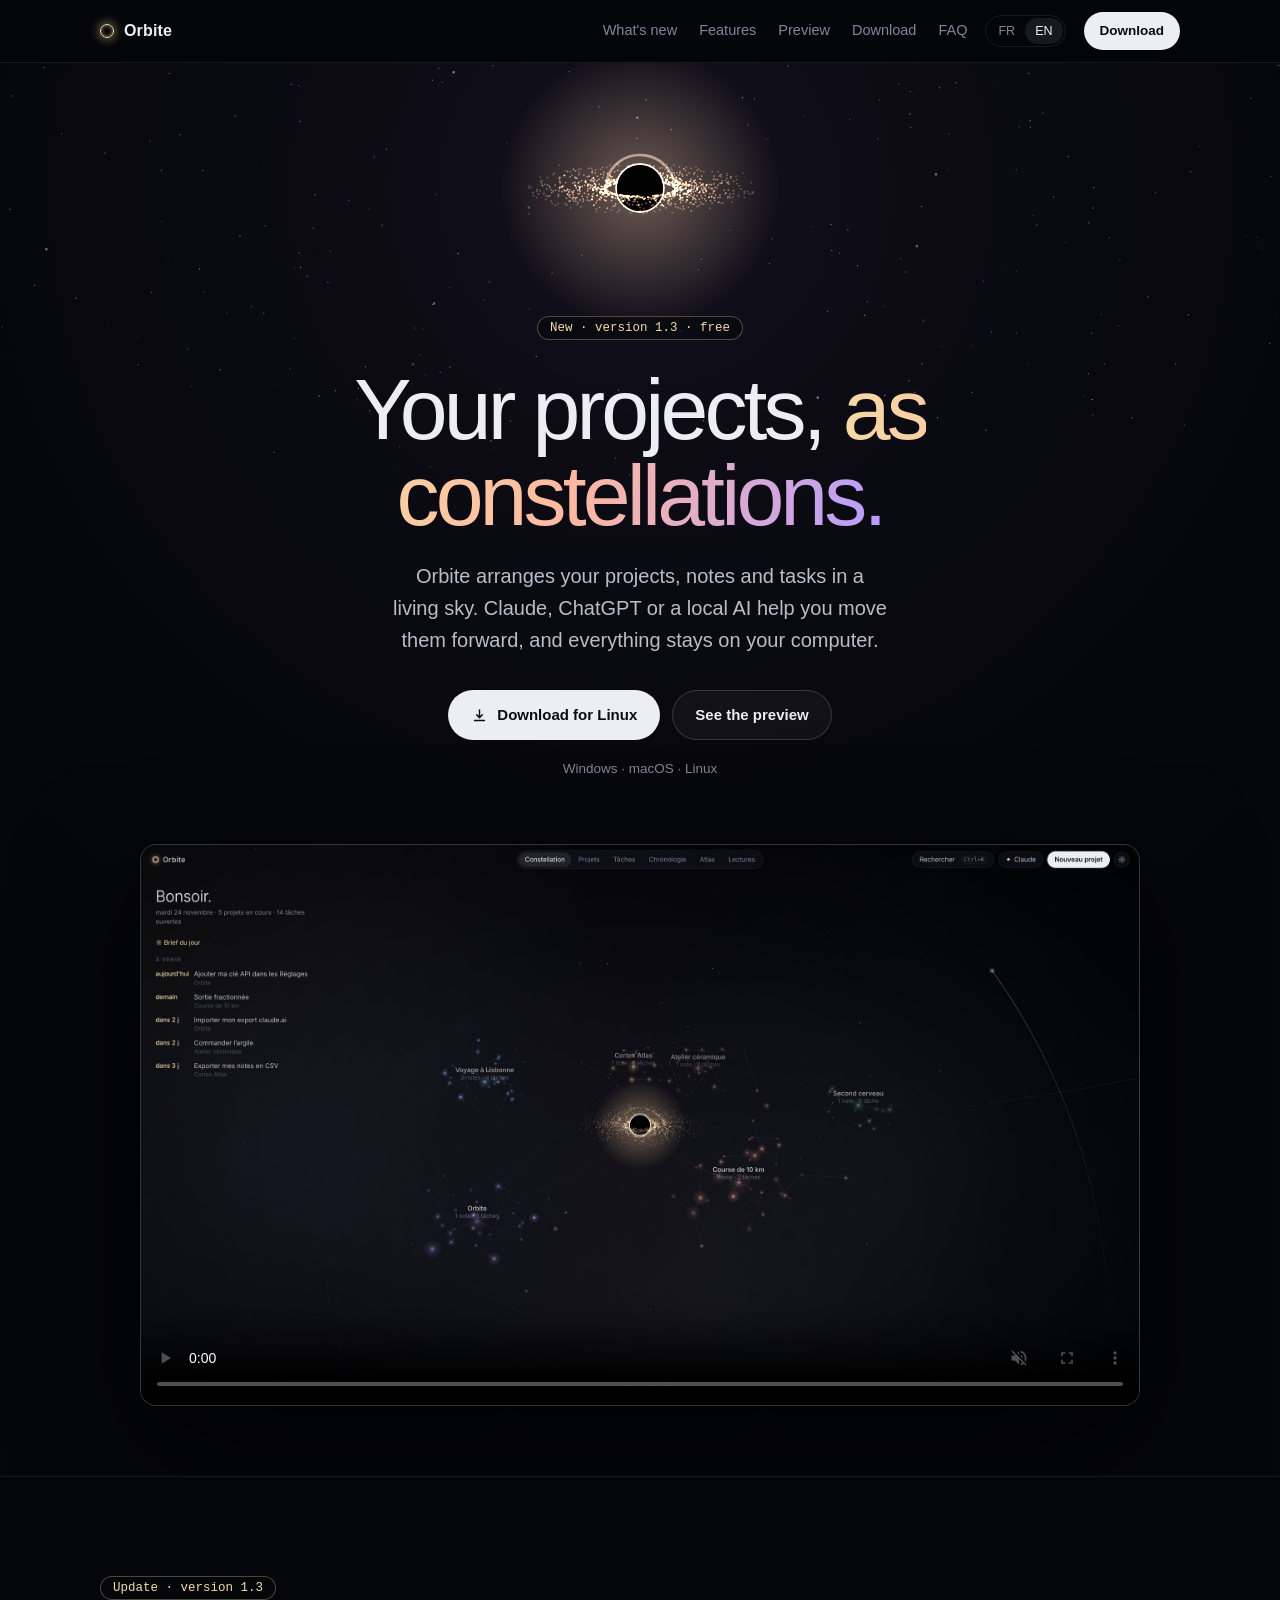
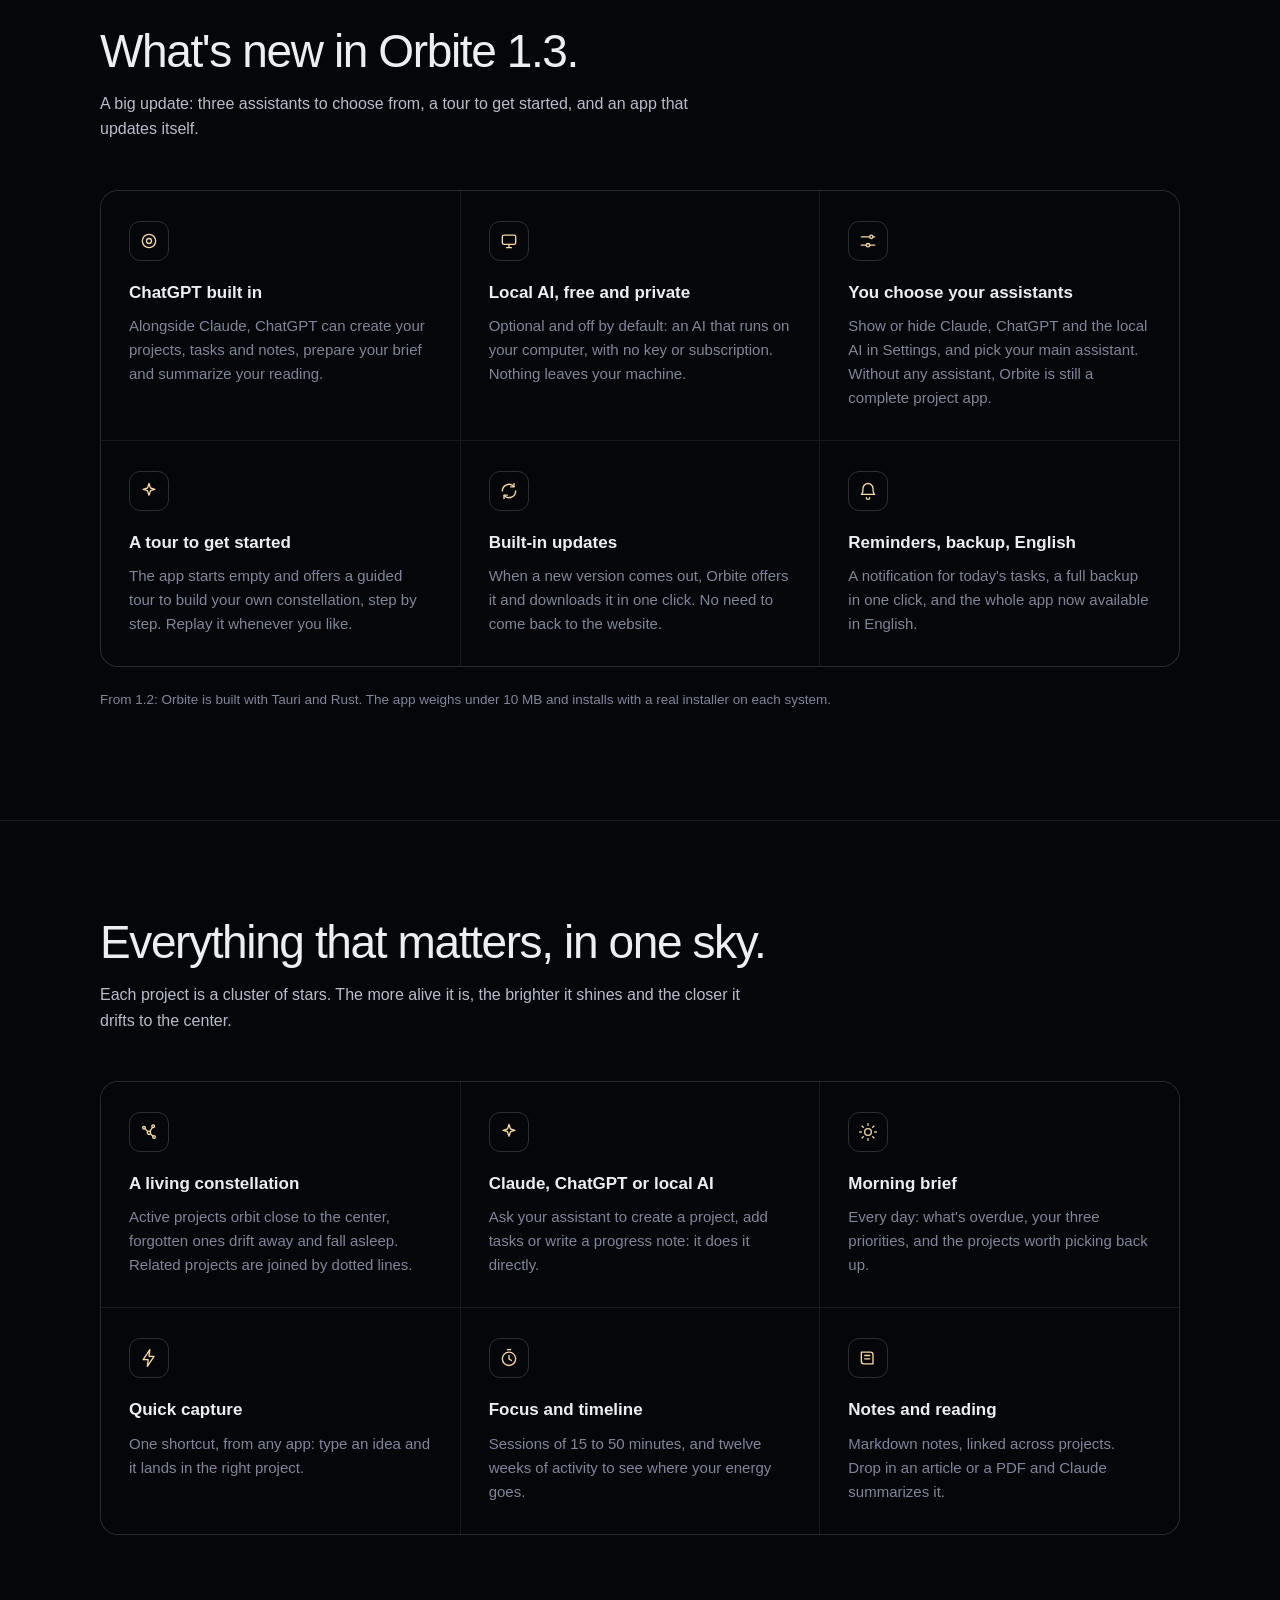
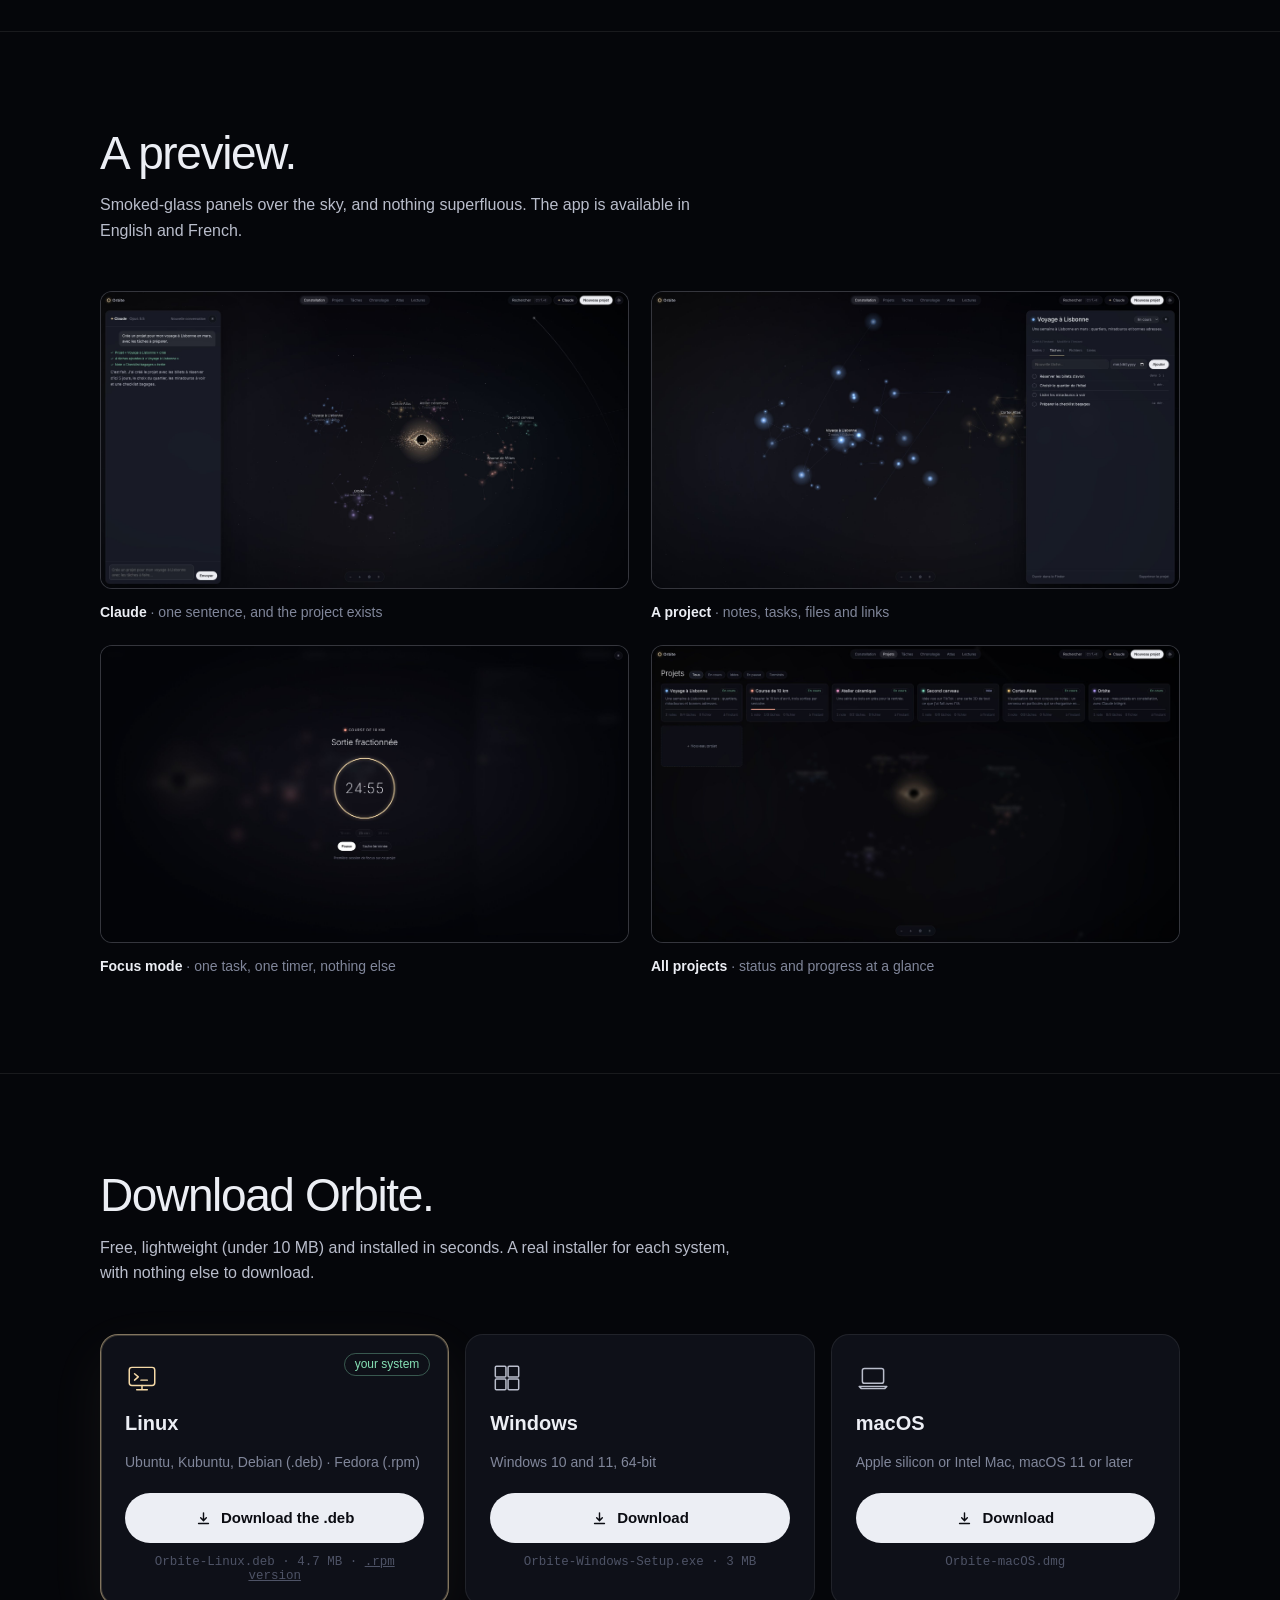
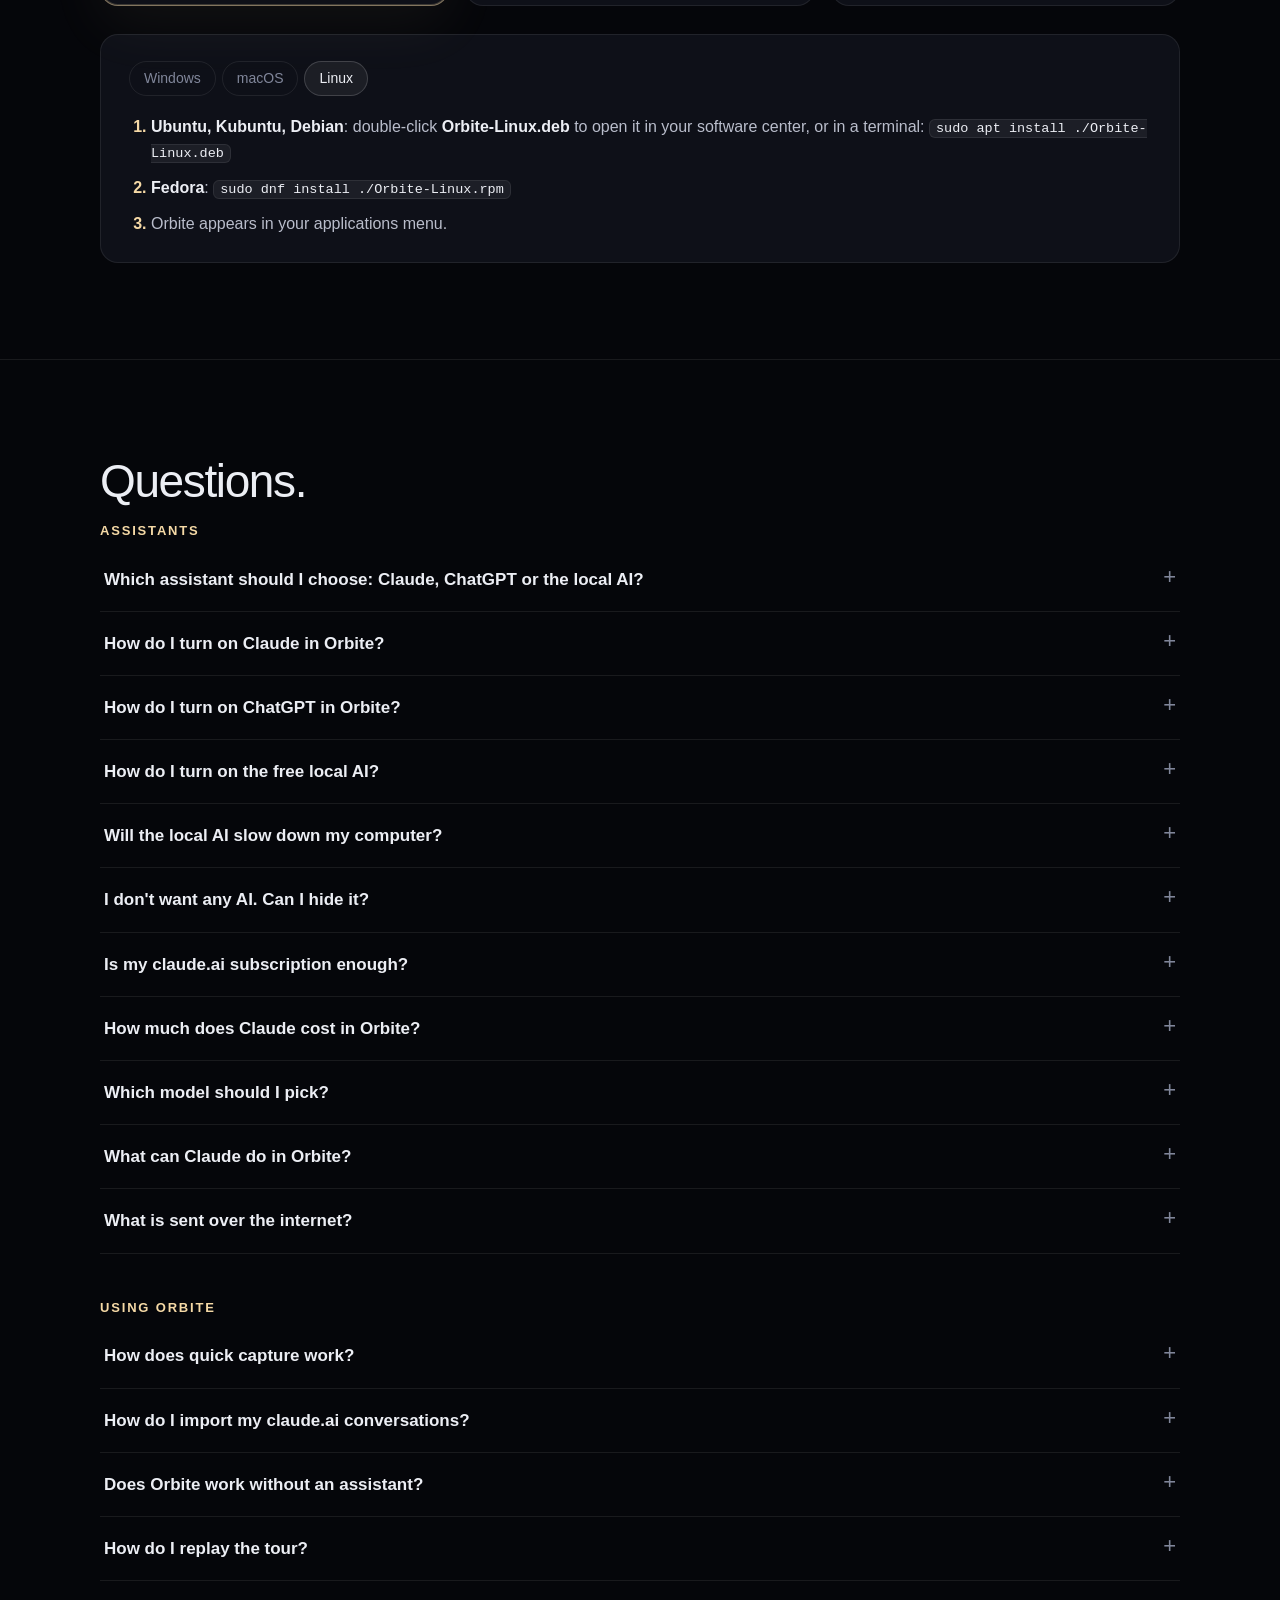
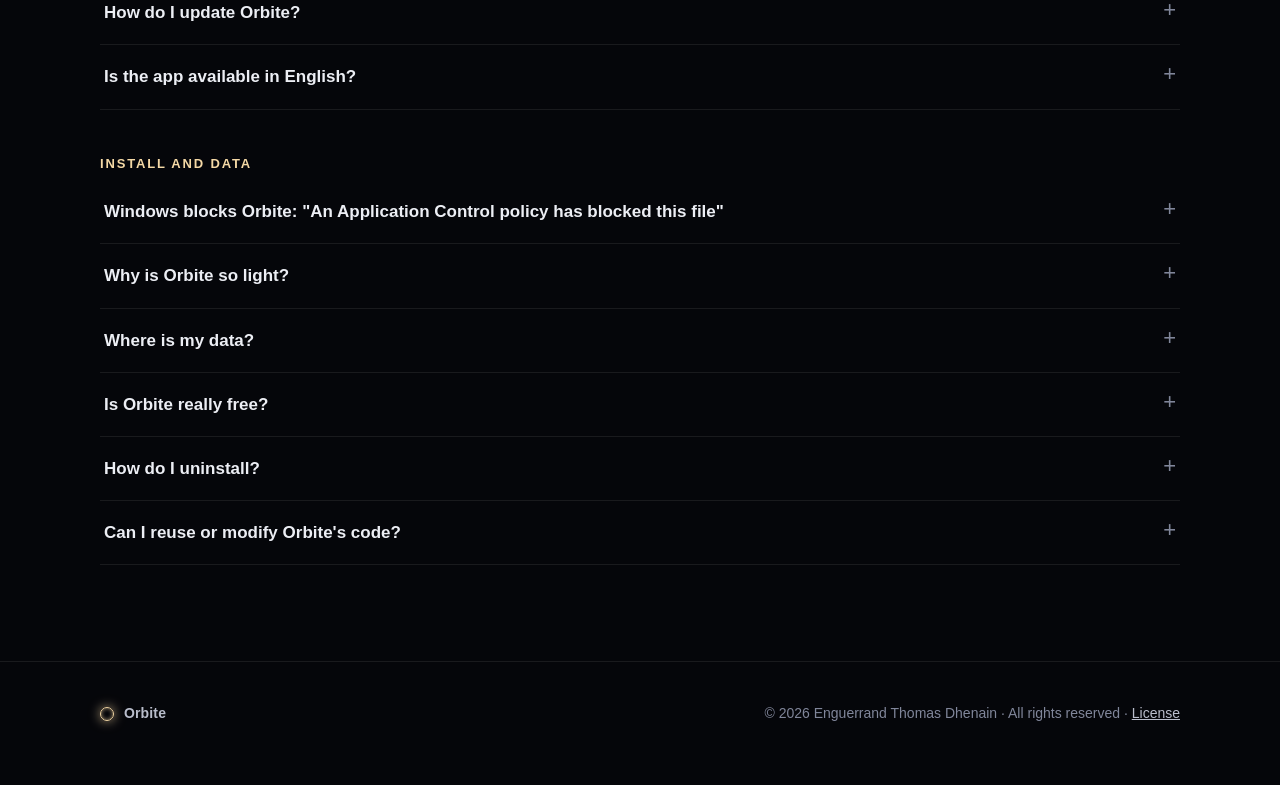
<file: index.html>
<!doctype html>
<html lang="fr">
<head>
<meta charset="utf-8">
<meta name="viewport" content="width=device-width,initial-scale=1,viewport-fit=cover">
<title>Orbite</title>
<script>try{if(!localStorage.getItem('orbite-lang')&&!/^fr/i.test(navigator.language||'fr'))location.replace('en/')}catch(e){}</script>
<meta name="description" content="Orbite : tes projets en constellation, avec Claude, ChatGPT ou une IA locale intégrés. Application gratuite pour Windows, macOS et Linux.">
<meta property="og:title" content="Orbite">
<meta property="og:description" content="Tes projets en constellation, avec Claude intégré.">
<meta property="og:image" content="img/constellation.jpg">
<link rel="alternate" hreflang="en" href="en/">
<link rel="icon" href="img/icon.png">
<link rel="stylesheet" href="site.css">
</head>
<body>

<nav class="top"><div class="wrap">
  <a class="logo" href="#"><i></i>Orbite</a>
  <div class="links"><a href="#nouveautes">Nouveautés</a><a href="#fonctionnalites">Fonctionnalités</a><a href="#apercu">Aperçu</a><a href="#telecharger">Télécharger</a><a href="#questions">Questions</a></div>
  <div class="lang" aria-label="Langue"><a href="./" data-l="fr" class="on" aria-current="true">FR</a><a href="en/" data-l="en" hreflang="en">EN</a></div>
  <a class="btn sm primary" href="#telecharger">Télécharger</a>
</div></nav>

<header class="hero">
  <canvas id="sky" aria-hidden="true"></canvas>
  <div class="wrap">
    <span class="eyebrow"><a href="#nouveautes" style="color:inherit;text-decoration:none">Nouveau · version 1.3 · gratuite</a></span>
    <h1>Tes projets, <em>en constellation.</em></h1>
    <p class="lead">Orbite range tes projets, tes notes et tes tâches dans un ciel vivant. Claude, ChatGPT ou une IA locale t'aident à les faire avancer, et tout reste sur ton ordinateur.</p>
    <div class="cta">
      <a class="btn primary" id="heroDl" href="#telecharger"><svg viewBox="0 0 24 24"><path d="M12 4v11m0 0l-4-4m4 4l4-4M5 19h14"/></svg><span>Télécharger</span></a>
      <a class="btn" href="#apercu">Voir l'aperçu</a>
    </div>
    <p class="meta">Windows · macOS · Linux</p>
    <div class="shot"><video id="demo" data-base="video/" poster="img/constellation.jpg" muted loop playsinline autoplay preload="metadata" aria-label="Démonstration : Claude crée un projet, qui apparaît comme une nouvelle constellation"></video></div>
  </div>
</header>

<section class="block" id="nouveautes"><div class="wrap">
  <span class="eyebrow">Mise à jour · version 1.3</span>
  <h2>Quoi de neuf dans Orbite 1.3.</h2>
  <p class="sub">Une grosse mise à jour : trois assistants au choix, un tutoriel pour bien démarrer, et une app qui se met à jour toute seule.</p>
  <div class="feats news">
    <div class="feat"><div class="ic"><svg viewBox="0 0 24 24"><circle cx="12" cy="12" r="8"/><circle cx="12" cy="12" r="3"/></svg></div><h3>ChatGPT intégré</h3><p>En plus de Claude, ChatGPT peut créer tes projets, tes tâches et tes notes, préparer ton brief et résumer tes lectures.</p></div>
    <div class="feat"><div class="ic"><svg viewBox="0 0 24 24"><rect x="4" y="5" width="16" height="11" rx="2"/><path d="M9 20h6M12 16v4"/></svg></div><h3>IA locale, gratuite et privée</h3><p>Optionnelle et désactivée par défaut : une IA qui tourne sur ton ordinateur, sans clé ni abonnement. Rien ne quitte ta machine.</p></div>
    <div class="feat"><div class="ic"><svg viewBox="0 0 24 24"><path d="M4 7h10M4 17h6M18 7h2M14 17h6"/><circle cx="16" cy="7" r="2"/><circle cx="12" cy="17" r="2"/></svg></div><h3>Tu choisis tes assistants</h3><p>Affiche ou masque Claude, ChatGPT et l'IA locale dans les Réglages, et choisis ton assistant principal. Sans assistant, Orbite reste une app de projets complète.</p></div>
    <div class="feat"><div class="ic"><svg viewBox="0 0 24 24"><path d="M12 3l1.8 5.4L19 10l-5.2 1.6L12 17l-1.8-5.4L5 10l5.2-1.6z"/></svg></div><h3>Un tutoriel pour démarrer</h3><p>L'app démarre vierge et te propose une visite guidée pour créer ta propre constellation, étape par étape. À revoir quand tu veux.</p></div>
    <div class="feat"><div class="ic"><svg viewBox="0 0 24 24"><path d="M4 12a8 8 0 0 1 14-5.3M20 12a8 8 0 0 1-14 5.3"/><path d="M18 3v4h-4M6 21v-4h4"/></svg></div><h3>Mises à jour intégrées</h3><p>Quand une nouvelle version sort, Orbite te la propose et la télécharge en un clic. Plus besoin de revenir sur le site.</p></div>
    <div class="feat"><div class="ic"><svg viewBox="0 0 24 24"><path d="M6 9a6 6 0 0 1 12 0c0 6 2 7 2 7H4s2-1 2-7"/><path d="M10 20a2 2 0 0 0 4 0"/></svg></div><h3>Rappels, sauvegarde, anglais</h3><p>Une notification pour les tâches du jour, une sauvegarde complète en un clic, et l'app entière disponible en anglais.</p></div>
  </div>
  <p class="meta" style="text-align:left;margin-top:22px">Rappel de la 1.2 : Orbite est construit avec Tauri et Rust. L'app pèse moins de 10 Mo et s'installe avec un vrai installateur sur chaque système.</p>
</div></section>

<section class="block" id="fonctionnalites"><div class="wrap">
  <h2>Tout ce qui compte, dans un seul ciel.</h2>
  <p class="sub">Chaque projet est un amas d'étoiles. Plus il est vivant, plus il brille et se rapproche du centre.</p>
  <div class="feats">
    <div class="feat"><div class="ic"><svg viewBox="0 0 24 24"><circle cx="6" cy="7" r="1.6"/><circle cx="17" cy="5" r="1.6"/><circle cx="12" cy="13" r="2"/><circle cx="18" cy="18" r="1.6"/><path d="M7.3 8l3.4 3.8M16.2 6.4l-3.2 5M13.6 14.2l3.2 2.8"/></svg></div><h3>Constellation vivante</h3><p>Les projets actifs gravitent près du centre, les oubliés dérivent et passent en sommeil. Les projets liés sont reliés en pointillés.</p></div>
    <div class="feat"><div class="ic"><svg viewBox="0 0 24 24"><path d="M12 3l1.8 5.4L19 10l-5.2 1.6L12 17l-1.8-5.4L5 10l5.2-1.6z"/></svg></div><h3>Claude, ChatGPT ou IA locale</h3><p>Demande à ton assistant de créer un projet, d'ajouter des tâches ou d'écrire un point d'étape : il le fait directement.</p></div>
    <div class="feat"><div class="ic"><svg viewBox="0 0 24 24"><circle cx="12" cy="12" r="4"/><path d="M12 2v2M12 20v2M2 12h2M20 12h2M4.9 4.9l1.4 1.4M17.7 17.7l1.4 1.4M4.9 19.1l1.4-1.4M17.7 6.3l1.4-1.4"/></svg></div><h3>Brief du matin</h3><p>Chaque jour : ce qui est en retard, tes trois priorités, et les projets à relancer.</p></div>
    <div class="feat"><div class="ic"><svg viewBox="0 0 24 24"><path d="M13 2L5 14h6l-1 8 8-12h-6z"/></svg></div><h3>Capture rapide</h3><p>Un raccourci, de n'importe quelle app : tu tapes une idée, elle atterrit dans le bon projet.</p></div>
    <div class="feat"><div class="ic"><svg viewBox="0 0 24 24"><circle cx="12" cy="13" r="8"/><path d="M12 9v4l3 2M10 2h4"/></svg></div><h3>Focus et chronologie</h3><p>Des sessions de 15 à 50 minutes, et douze semaines d'activité pour voir où passe ton énergie.</p></div>
    <div class="feat"><div class="ic"><svg viewBox="0 0 24 24"><path d="M4 5h11a3 3 0 0 1 3 3v11H7a3 3 0 0 1-3-3z"/><path d="M8 9h6M8 13h6"/></svg></div><h3>Notes et lectures</h3><p>Des notes en Markdown, liées entre projets. Glisse un article ou un PDF, Claude le résume.</p></div>
  </div>
</div></section>

<section class="block" id="apercu"><div class="wrap">
  <h2>Un aperçu.</h2>
  <p class="sub">Des panneaux en verre fumé au-dessus du ciel, et rien de superflu.</p>
  <div class="gallery">
    <figure><div class="frame"><img src="img/claude.jpg" alt="Claude crée le projet Voyage à Lisbonne avec ses tâches et une note" loading="lazy" width="2400" height="1350"></div><figcaption><b>Claude</b> · une phrase, et le projet est créé</figcaption></figure>
    <figure><div class="frame"><img src="img/projet.jpg" alt="Un projet ouvert avec ses tâches et ses échéances, à côté de sa constellation" loading="lazy" width="2400" height="1350"></div><figcaption><b>Un projet</b> · notes, tâches, fichiers et liens</figcaption></figure>
    <figure><div class="frame"><img src="img/focus.jpg" alt="Le mode focus avec un minuteur circulaire" loading="lazy" width="2400" height="1350"></div><figcaption><b>Mode focus</b> · une tâche, un minuteur, rien d'autre</figcaption></figure>
    <figure><div class="frame"><img src="img/projets.jpg" alt="La liste des projets en cartes, avec leur statut et leur avancement" loading="lazy" width="2400" height="1350"></div><figcaption><b>Tous les projets</b> · statut et avancement d'un coup d'œil</figcaption></figure>
  </div>
</div></section>

<section class="block" id="telecharger"><div class="wrap">
  <h2>Télécharger Orbite.</h2>
  <p class="sub">Gratuit, léger (moins de 10 Mo) et installé en quelques secondes. Un vrai installateur pour chaque système, sans rien à télécharger en plus.</p>
  <div class="dl" id="dl">
    <article class="os" data-os="win">
      <svg class="logo-os" viewBox="0 0 32 32"><rect x="5" y="5" width="10" height="10" rx="1"/><rect x="17" y="5" width="10" height="10" rx="1"/><rect x="5" y="17" width="10" height="10" rx="1"/><rect x="17" y="17" width="10" height="10" rx="1"/></svg>
      <h3>Windows</h3><p>Windows 10 et 11, 64 bits</p>
      <a class="btn primary" href="telechargements/Orbite-Windows-Setup.exe" download><svg viewBox="0 0 24 24"><path d="M12 4v11m0 0l-4-4m4 4l4-4M5 19h14"/></svg>Télécharger</a>
      <div class="size">Orbite-Windows-Setup.exe · 3 Mo</div>
    </article>
    <article class="os" data-os="mac">
      <svg class="logo-os" viewBox="0 0 32 32"><rect x="6" y="7" width="20" height="14" rx="2"/><path d="M3 24h26l-2 2H5z"/></svg>
      <h3>macOS</h3><p>Mac à puce Apple ou Intel, macOS 11 ou plus</p>
      <a class="btn primary" href="telechargements/Orbite-macOS.dmg" download><svg viewBox="0 0 24 24"><path d="M12 4v11m0 0l-4-4m4 4l4-4M5 19h14"/></svg>Télécharger</a>
      <div class="size">Orbite-macOS.dmg</div>
    </article>
    <article class="os" data-os="linux">
      <svg class="logo-os" viewBox="0 0 32 32"><rect x="4" y="6" width="24" height="17" rx="2.5"/><path d="M9 12l3.5 3L9 18M15 18h6M11 27h10M16 23v4"/></svg>
      <h3>Linux</h3><p>Ubuntu, Kubuntu, Debian (.deb) · Fedora (.rpm)</p>
      <a class="btn primary" href="telechargements/Orbite-Linux.deb" download><svg viewBox="0 0 24 24"><path d="M12 4v11m0 0l-4-4m4 4l4-4M5 19h14"/></svg>Télécharger le .deb</a>
      <div class="size">Orbite-Linux.deb · 4,7 Mo · <a href="telechargements/Orbite-Linux.rpm" download>version .rpm</a></div>
    </article>
  </div>
  <div class="steps">
    <div class="tabs" id="tabs"><button data-os="win">Windows</button><button data-os="mac">macOS</button><button data-os="linux">Linux</button></div>
    <ol id="how-win">
      <li>Double-clique sur <b>Orbite-Windows-Setup.exe</b>.</li>
      <li>Si Windows affiche « Windows a protégé votre ordinateur » : <b>Informations complémentaires</b> → <b>Exécuter quand même</b>.</li>
      <li>L'installation prend quelques secondes. Orbite apparaît dans le menu Démarrer et sur le Bureau.</li>
    </ol>
    <ol id="how-mac" hidden>
      <li>Ouvre <b>Orbite-macOS.dmg</b> et glisse <b>Orbite</b> dans le dossier <b>Applications</b>.</li>
      <li>Lance Orbite depuis Applications. macOS affiche un avertissement : clique sur <b>Terminé</b>.</li>
      <li>Ouvre <b>Réglages Système</b> → <b>Confidentialité et sécurité</b>, descends jusqu'à <b>Sécurité</b> et clique sur <b>Ouvrir quand même</b>. Cette étape n'est à faire qu'une fois.</li>
    </ol>
    <ol id="how-linux" hidden>
      <li><b>Ubuntu, Kubuntu, Debian</b> : double-clique sur <b>Orbite-Linux.deb</b> pour l'ouvrir dans le gestionnaire de logiciels, ou dans un terminal : <code>sudo apt install ./Orbite-Linux.deb</code></li>
      <li><b>Fedora</b> : <code>sudo dnf install ./Orbite-Linux.rpm</code></li>
      <li>Orbite apparaît dans ton menu d'applications.</li>
    </ol>
  </div>
</div></section>

<section class="block" id="questions"><div class="wrap">
  <h2>Questions.</h2>
  <div class="faq">
    <h3>Assistants</h3>
    <details><summary>Quel assistant choisir : Claude, ChatGPT ou l'IA locale ?</summary><ul>
      <li><b>Claude</b> (Anthropic) et <b>ChatGPT</b> (OpenAI) sont les plus capables. Ils demandent une clé API, facturée à l'usage par leur éditeur.</li>
      <li><b>L'IA locale</b> est gratuite et privée : elle tourne sur ton ordinateur. Elle est plus lente et un peu moins fiable sur les demandes complexes.</li>
      <li>Tu peux en activer plusieurs et passer de l'un à l'autre dans le panneau de conversation. L'<b>assistant principal</b>, choisi dans les Réglages, prépare le brief, range les captures et résume les lectures.</li>
    </ul></details>
    <details><summary>Comment activer Claude dans Orbite ?</summary>
      <ol>
        <li>Crée un compte sur <a href="https://console.anthropic.com" target="_blank" rel="noopener">console.anthropic.com</a> (c'est la console développeur d'Anthropic, différente de claude.ai).</li>
        <li>Dans <b>Billing</b>, ajoute un peu de crédit. C'est du prépayé : rien n'est prélevé au-delà.</li>
        <li>Dans <b>API Keys</b>, clique sur <b>Create Key</b>, puis copie la clé qui commence par <code>sk-ant-</code>. Elle ne s'affiche qu'une fois.</li>
        <li>Dans Orbite, ouvre les <b>Réglages</b> (la roue en haut à droite) → <b>Assistants</b> → <b>Claude</b>, colle la clé et clique sur <b>Enregistrer</b>.</li>
        <li>Clique sur <b>✦ Claude</b> en haut de l'écran et écris ta demande, par exemple : « Crée un projet pour mon déménagement avec les tâches à faire ».</li>
      </ol></details>
    <details><summary>Comment activer ChatGPT dans Orbite ?</summary>
      <ol>
        <li>Crée un compte sur <a href="https://platform.openai.com" target="_blank" rel="noopener">platform.openai.com</a> (la plateforme développeur d'OpenAI, différente de chatgpt.com).</li>
        <li>Dans <b>Billing</b>, ajoute un peu de crédit.</li>
        <li>Dans <b>API keys</b>, clique sur <b>Create new secret key</b>, puis copie la clé qui commence par <code>sk-</code>.</li>
        <li>Dans Orbite : <b>Réglages</b> → <b>Assistants</b> → <b>ChatGPT</b>, colle la clé et clique sur <b>Enregistrer</b>. La liste des modèles se remplit toute seule.</li>
      </ol><p>L'abonnement ChatGPT Plus ne suffit pas : comme pour Claude, l'API est un service séparé, facturé à l'usage.</p></details>
    <details><summary>Comment activer l'IA locale gratuite ?</summary>
      <ol>
        <li>Installe <a href="https://ollama.com/download" target="_blank" rel="noopener">Ollama</a>, gratuit, comme une app normale, et ouvre-le.</li>
        <li>Dans Orbite : <b>Réglages</b> → <b>Assistants</b> → <b>IA locale</b> → <b>Activer</b>.</li>
        <li>Clique sur <b>Télécharger</b> à côté du modèle conseillé. Le téléchargement (2,5 à 5 Go) ne se fait qu'une fois.</li>
      </ol></details>
    <details><summary>L'IA locale va-t-elle ralentir mon ordinateur ?</summary><p>Seulement pendant qu'elle répond : elle utilise alors 4 à 8 Go de mémoire. Sur un Mac récent (puce Apple) ou un PC avec 16 Go de mémoire, ça tourne bien ; avec 8 Go, c'est lent. C'est pour ça qu'elle est désactivée par défaut, et que tu choisis toi-même de l'activer.</p></details>
    <details><summary>Je ne veux pas d'IA. Puis-je la cacher ?</summary><p>Oui. Dans <b>Réglages</b> → <b>Assistants</b>, décoche « Afficher » pour Claude et ChatGPT et laisse l'IA locale désactivée. Les boutons et mentions disparaissent, et Orbite reste une app de projets complète.</p></details>
    <details><summary>Mon abonnement claude.ai suffit-il ?</summary><p>Non. Les abonnements claude.ai (Pro, Max, Team) et l'API sont deux services séparés chez Anthropic. Orbite utilise l'API, qui demande sa propre clé et son propre crédit.</p></details>
    <details><summary>Combien coûte Claude dans Orbite ?</summary><p>Orbite ne prend rien : tu paies directement Anthropic, à l'usage, sans abonnement. Une demande courante coûte en général quelques centimes, et moins avec les modèles plus légers. Tu peux fixer une limite de dépense mensuelle dans la console Anthropic (rubrique <b>Limits</b>) pour ne jamais avoir de surprise. Les tarifs à jour sont sur <a href="https://www.anthropic.com/pricing" target="_blank" rel="noopener">anthropic.com/pricing</a>.</p></details>
    <details><summary>Quel modèle choisir ?</summary><ul>
      <li><b>Opus</b> : le plus capable, idéal pour organiser des projets complexes ou rédiger des notes détaillées. C'est le choix par défaut.</li>
      <li><b>Sonnet</b> : un bon équilibre entre qualité, vitesse et prix.</li>
      <li><b>Haiku</b> : le plus rapide et le plus économique, parfait pour la capture rapide et les petites demandes.</li>
    </ul><p>Tu peux changer de modèle à tout moment dans les Réglages.</p></details>
    <details><summary>Que peut faire Claude dans Orbite ?</summary><ul>
      <li>Créer un projet complet à partir d'une phrase : tâches, échéances et notes de départ.</li>
      <li>Ajouter, cocher, renommer ou dater des tâches.</li>
      <li>Écrire ou réécrire une note : point d'étape, plan, checklist.</li>
      <li>Changer le nom, la description ou le statut d'un projet, et relier des projets entre eux.</li>
      <li>Répondre à tes questions sur tes projets : « Qu'est-ce qui est en retard cette semaine ? »</li>
      <li>Préparer le brief du matin, ranger tes captures rapides dans le bon projet et résumer tes articles et PDF.</li>
    </ul></details>
    <details><summary>Qu'est-ce qui est envoyé sur internet ?</summary><p>Seulement ce dont ton assistant a besoin, et seulement quand tu l'utilises : ta demande et les éléments de projets concernés, envoyés à Anthropic (Claude) ou OpenAI (ChatGPT). Avec l'IA locale, ou sans assistant, rien ne quitte ton ordinateur. Orbite n'a ni compte, ni publicité, ni mesure d'audience. Tes clés sont chiffrées avec le trousseau de ton système.</p></details>

    <h3>Utilisation</h3>
    <details><summary>Comment marche la capture rapide ?</summary><p>De n'importe quelle application, appuie sur <kbd>⌥ Espace</kbd> sur Mac ou <kbd>Ctrl Alt Espace</kbd> sur Windows et Linux. Une petite fenêtre s'ouvre : tape ton idée, valide, elle est enregistrée. Avec Claude, elle est rangée automatiquement dans le bon projet ; sans Claude, elle arrive dans la Boîte de réception. Pour que le raccourci marche tout le temps, coche « Ouvrir Orbite au démarrage de l'ordinateur » dans les Réglages.</p></details>
    <details><summary>Comment importer mes conversations claude.ai ?</summary><ol>
      <li>Sur claude.ai : <b>Paramètres</b> → <b>Confidentialité</b> → <b>Exporter les données</b>. Tu reçois un fichier .zip par e-mail.</li>
      <li>Dans Orbite : <b>Réglages</b> → <b>Choisir l'export…</b>, puis sélectionne le .zip.</li>
    </ol><p>Tes projets Claude deviennent des projets Orbite, et chaque conversation devient une note. Tu peux réimporter plus tard : rien n'est dupliqué.</p></details>
    <details><summary>Orbite fonctionne-t-il sans assistant ?</summary><p>Oui. Constellation, projets, notes, tâches, focus, chronologie, rappels et capture rapide fonctionnent sans aucune IA. L'assistant ajoute la création automatique, le brief rédigé et les résumés.</p></details>
    <details><summary>Comment revoir le tutoriel ?</summary><p>Dans <b>Réglages</b> → <b>Mises à jour et aide</b> → <b>Revoir le tutoriel</b>, ou en tapant « tutoriel » dans la recherche (<kbd>⌘K</kbd> ou <kbd>Ctrl K</kbd>).</p></details>
    <details><summary>Comment mettre Orbite à jour ?</summary><p>Depuis la version 1.3, Orbite vérifie tout seul s'il existe une nouvelle version et te propose « Mettre à jour » : un clic télécharge et ouvre l'installateur. Tu peux aussi vérifier dans Réglages → Mises à jour, ou télécharger la nouvelle version ici et l'installer par-dessus l'ancienne. L'application est remplacée, tes projets dans Documents/Orbite restent intacts. Si tu viens de la version 1.1, colle à nouveau ta clé API dans les Réglages.</p></details>

    <h3>Installation et données</h3>
    <details><summary>Windows bloque Orbite : « Une stratégie de contrôle d'application a bloqué ce fichier »</summary><p>C'est le Contrôle intelligent des applications de Windows 11 : il bloque les logiciels qui ne sont pas encore signés par un éditeur reconnu. Tu peux le désactiver dans Sécurité Windows → Contrôle des applications et du navigateur. Attention, sur beaucoup de versions de Windows, on ne peut plus le réactiver ensuite sans réinitialiser Windows. Une version signée d'Orbite est prévue.</p></details>
    <details><summary>Pourquoi Orbite est-il si léger ?</summary><p>Depuis la version 1.2, Orbite est construit avec Tauri et Rust : il utilise le moteur web déjà présent sur ton ordinateur au lieu d'en embarquer un. L'application pèse moins de 10 Mo, démarre plus vite et consomme moins de mémoire.</p></details>
    <details><summary>Où sont mes données ?</summary><p>Sur ton ordinateur, dans <code>Documents/Orbite</code> : un dossier par projet, et chaque note est un fichier <code>.md</code> normal. Tu peux les sauvegarder ou les synchroniser comme tu veux (iCloud, OneDrive, Nextcloud…).</p></details>
    <details><summary>Orbite est-il vraiment gratuit ?</summary><p>Oui : pas d'abonnement, pas de publicité, pas de version payante cachée. Seul Claude, si tu l'actives, est facturé par Anthropic selon ton usage.</p></details>
    <details><summary>Comment désinstaller ?</summary><p>Windows : Paramètres → Applications → Orbite → Désinstaller. macOS : mets Orbite à la corbeille depuis Applications. Linux : <code>sudo apt remove orbite</code> (ou <code>sudo dnf remove orbite</code>). Tes projets dans Documents/Orbite sont conservés.</p></details>
    <details><summary>Puis-je reprendre ou modifier le code d'Orbite ?</summary><p>Non. Orbite est gratuit à utiliser, mais son code reste la propriété de son auteur. La copie, la modification et la redistribution sont interdites sans autorisation écrite. Les conditions complètes sont dans la <a href="LICENSE.txt">licence</a>.</p></details>
  </div>
</div></section>

<footer><div class="wrap">
  <a class="logo" href="#"><i></i>Orbite</a>
  <span class="grow"></span>
  <span>© 2026 Enguerrand Thomas Dhenain · Tous droits réservés · <a href="LICENSE.txt">Licence</a></span>
</div></footer>

<script src="site.js"></script>
</body>
</html>
</file>
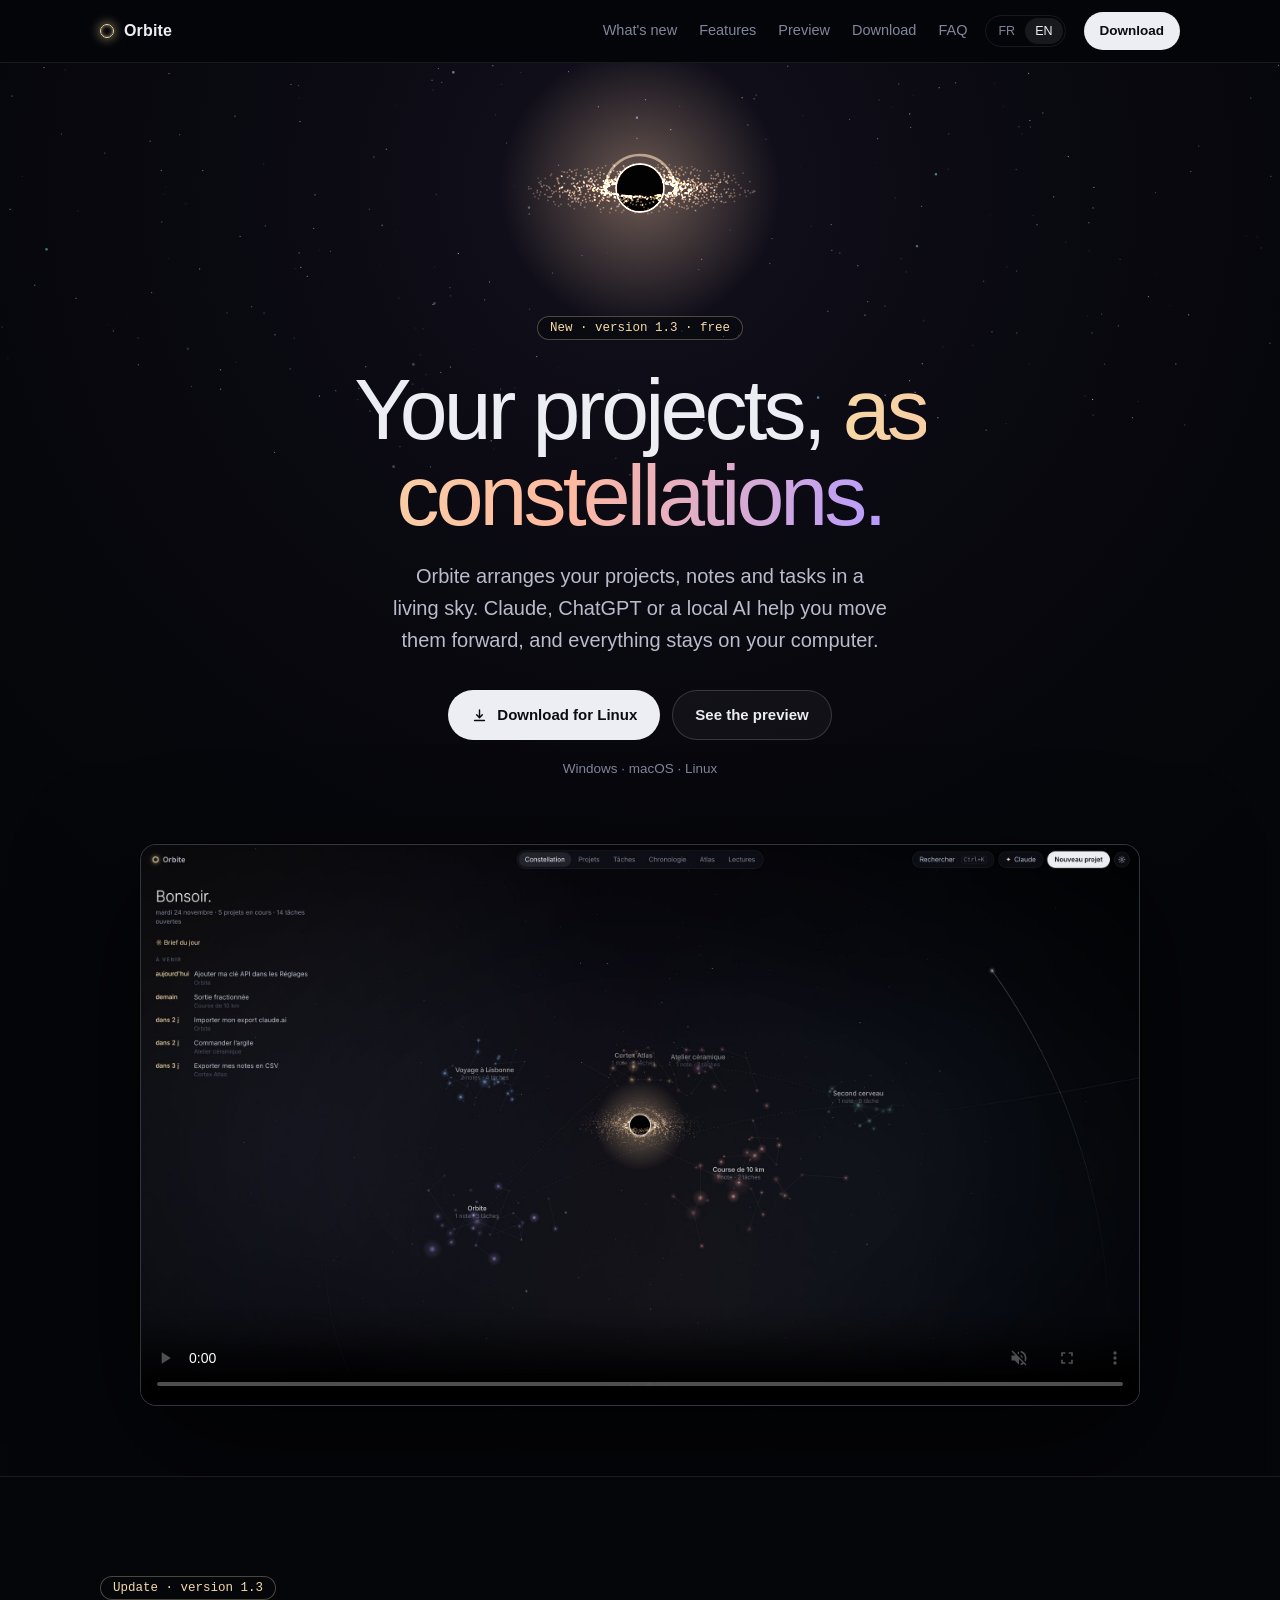
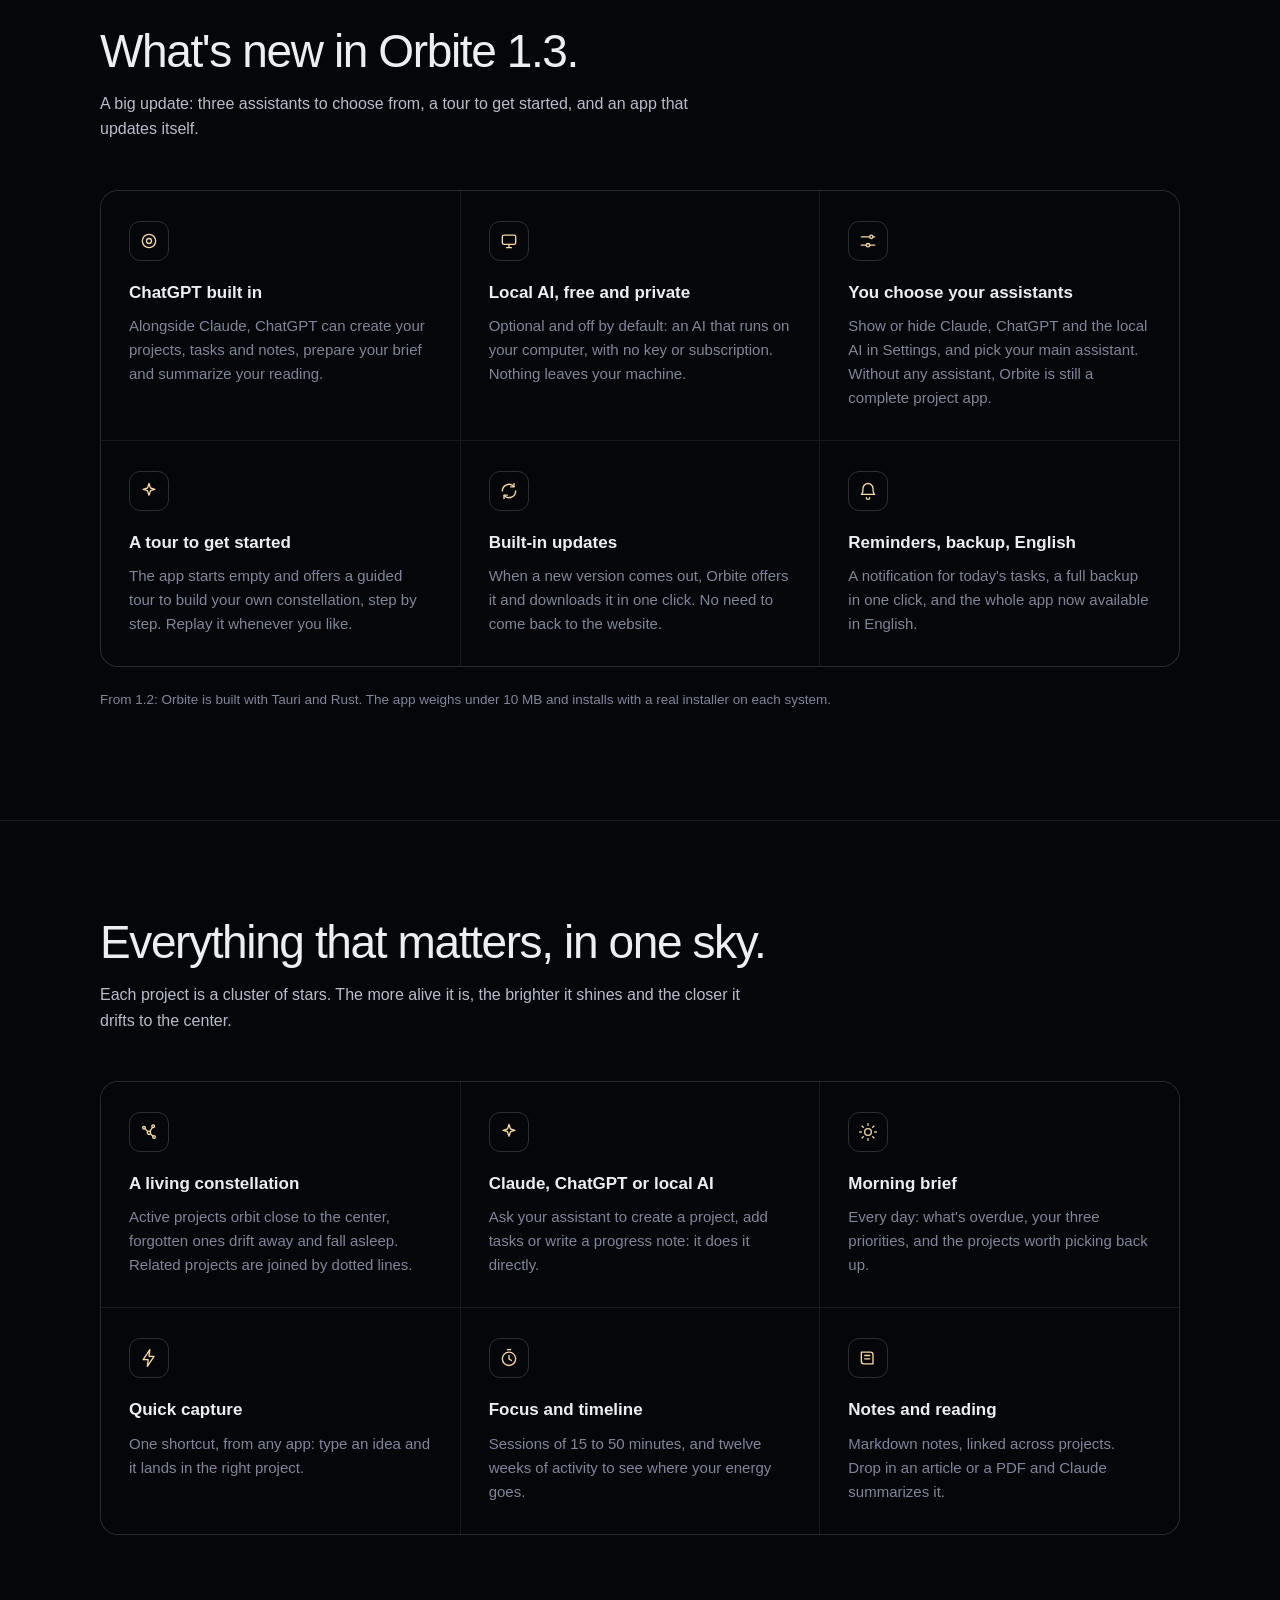
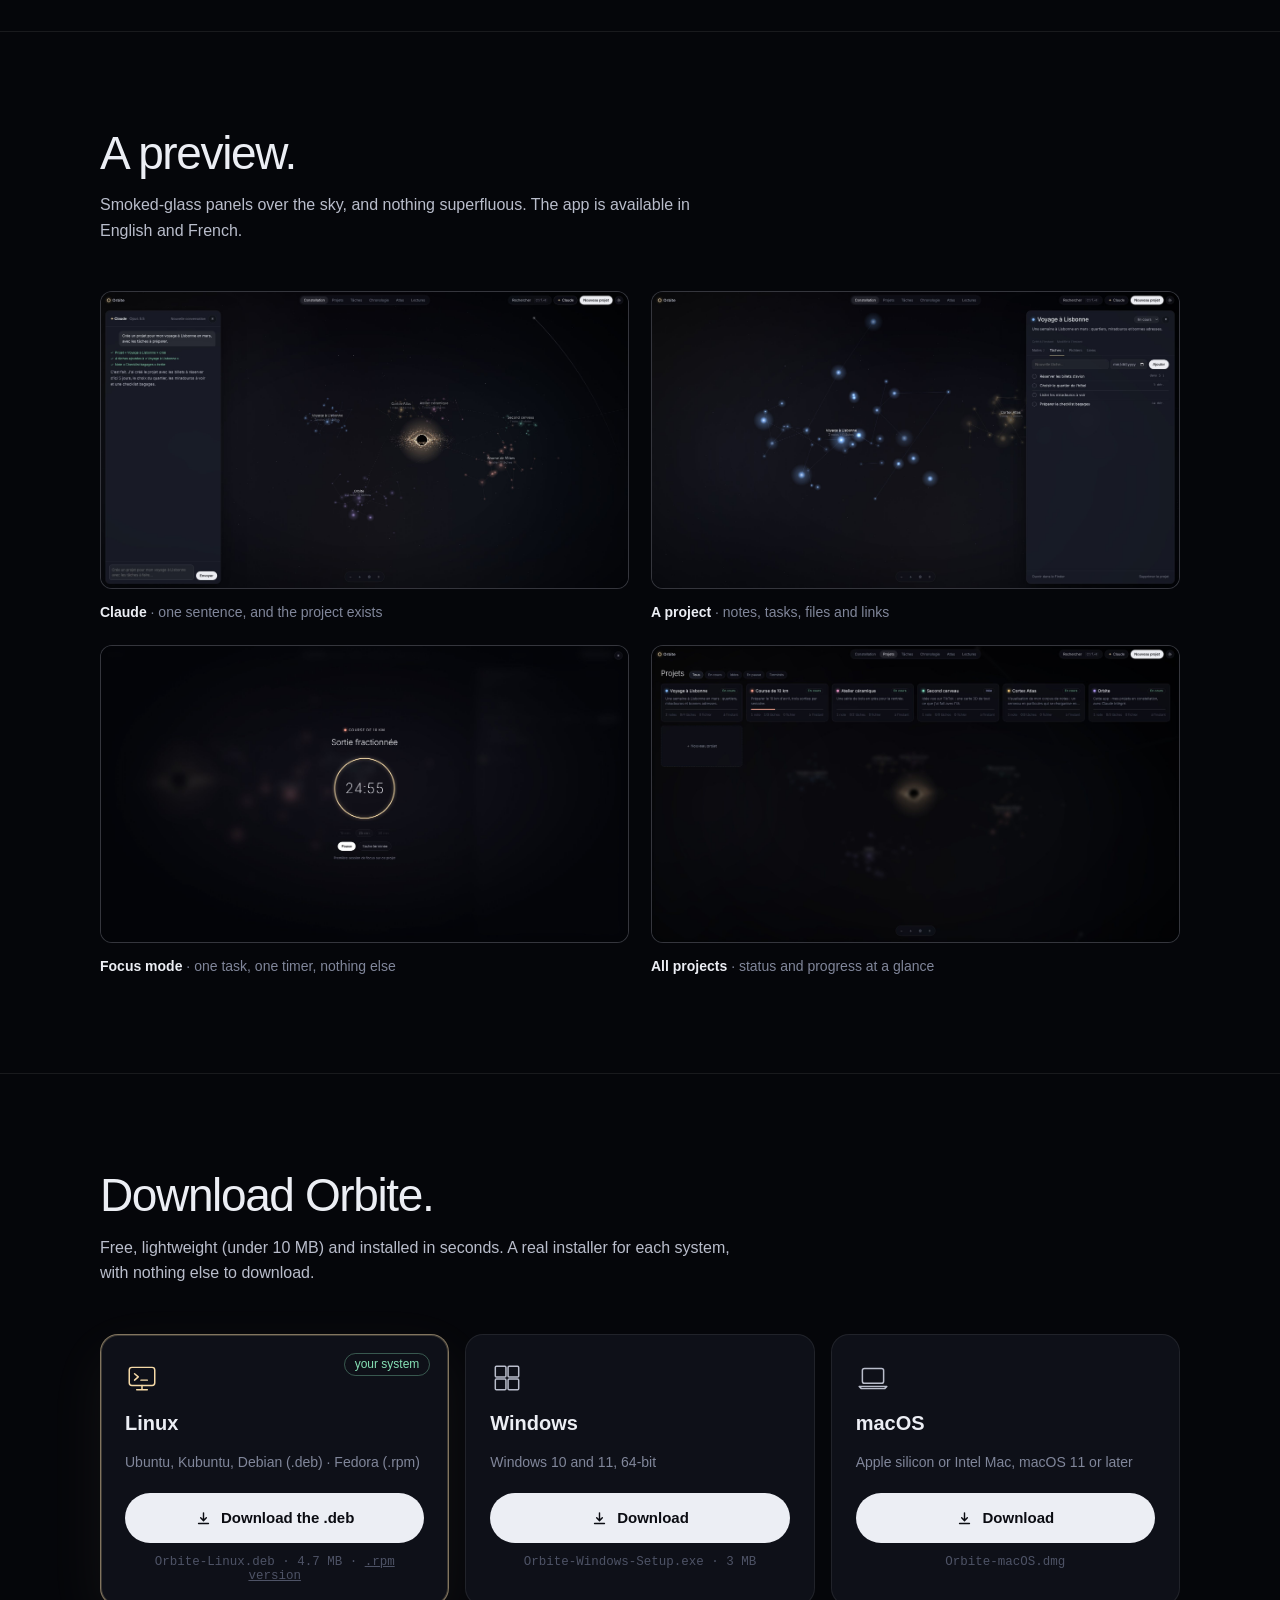
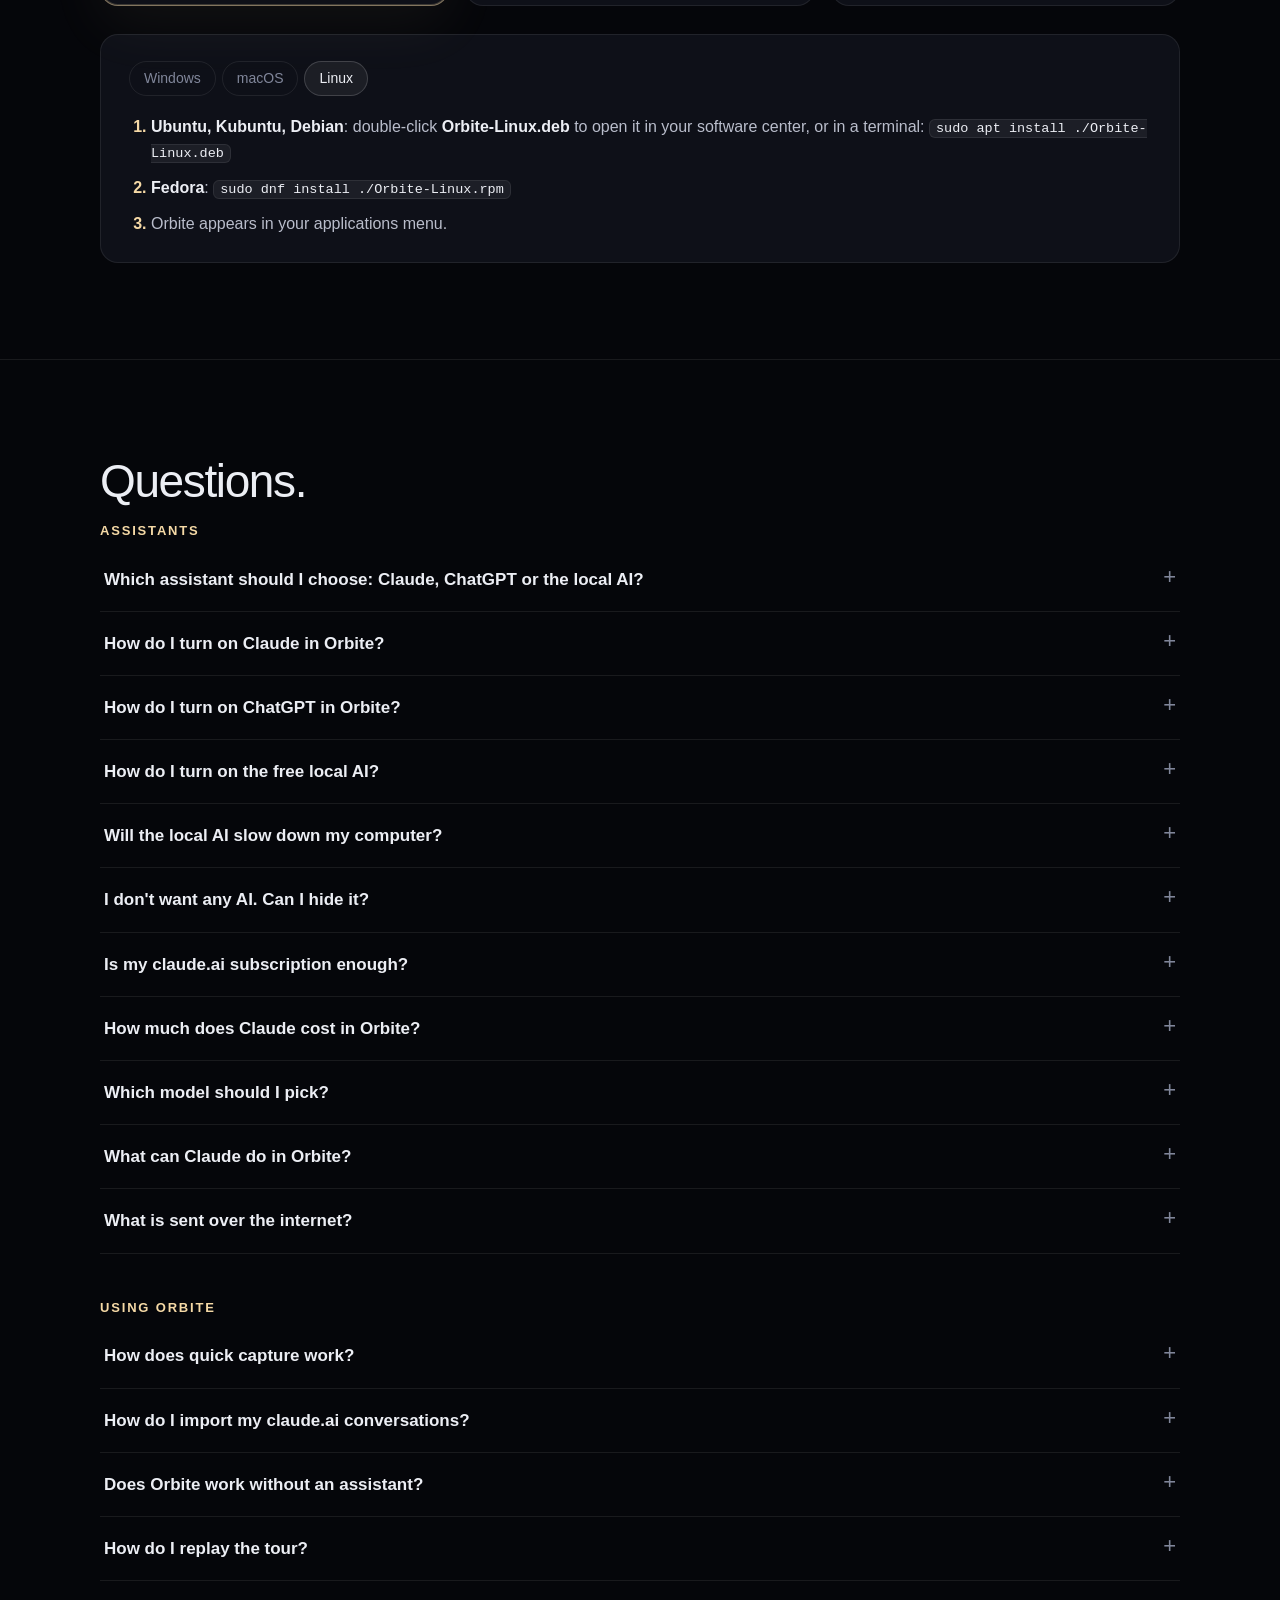
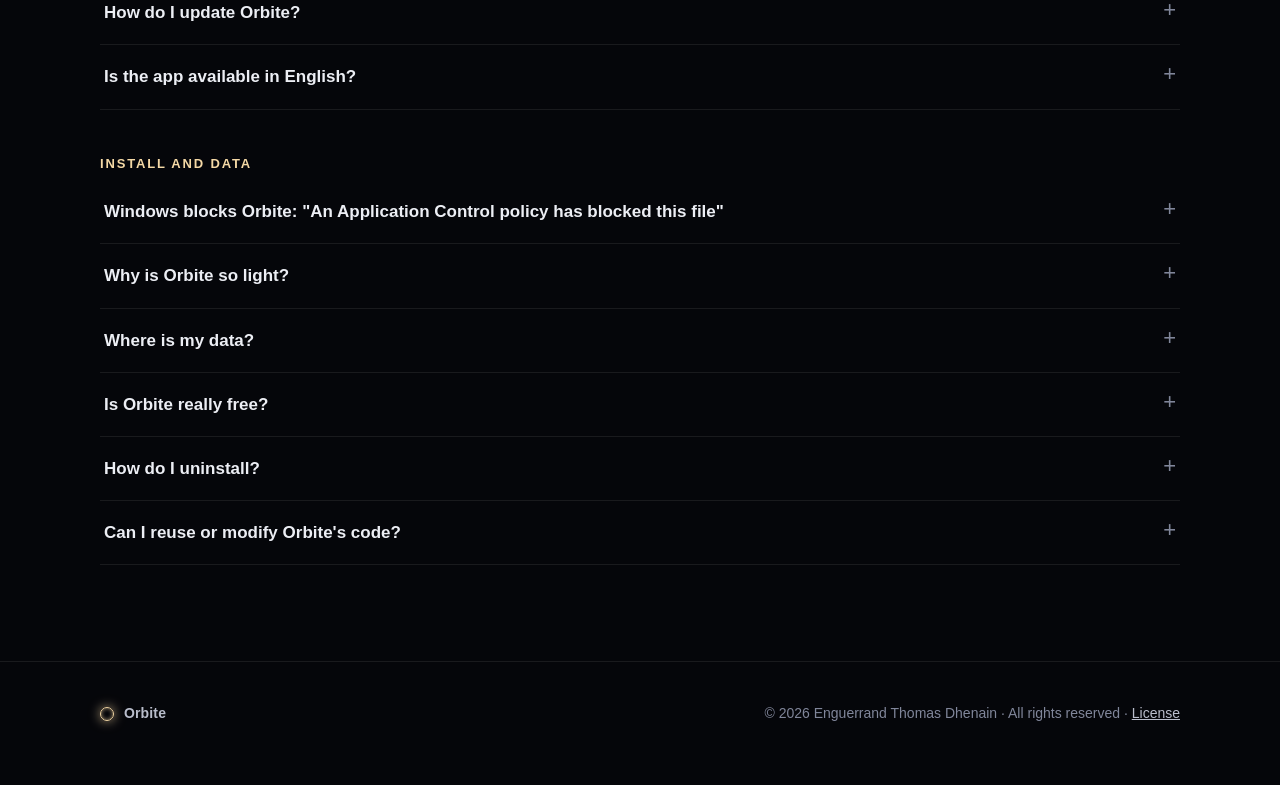
<file: en/index.html>
<!doctype html>
<html lang="en">
<head>
<meta charset="utf-8">
<meta name="viewport" content="width=device-width,initial-scale=1,viewport-fit=cover">
<title>Orbite</title>
<meta name="description" content="Orbite: your projects as constellations, with Claude, ChatGPT or a local AI built in. Free desktop app for Windows, macOS and Linux.">
<meta property="og:title" content="Orbite">
<meta property="og:description" content="Your projects as constellations, with Claude built in.">
<meta property="og:image" content="../img/constellation.jpg">
<link rel="alternate" hreflang="fr" href="../">
<link rel="icon" href="../img/icon.png">
<link rel="stylesheet" href="../site.css">
</head>
<body>

<nav class="top"><div class="wrap">
  <a class="logo" href="#"><i></i>Orbite</a>
  <div class="links"><a href="#whats-new">What's new</a><a href="#features">Features</a><a href="#preview">Preview</a><a href="#telecharger">Download</a><a href="#faq">FAQ</a></div>
  <div class="lang" aria-label="Language"><a href="../" data-l="fr" hreflang="fr">FR</a><a href="./" data-l="en" class="on" aria-current="true">EN</a></div>
  <a class="btn sm primary" href="#telecharger">Download</a>
</div></nav>

<header class="hero">
  <canvas id="sky" aria-hidden="true"></canvas>
  <div class="wrap">
    <span class="eyebrow"><a href="#whats-new" style="color:inherit;text-decoration:none">New · version 1.3 · free</a></span>
    <h1>Your projects, <em>as constellations.</em></h1>
    <p class="lead">Orbite arranges your projects, notes and tasks in a living sky. Claude, ChatGPT or a local AI help you move them forward, and everything stays on your computer.</p>
    <div class="cta">
      <a class="btn primary" id="heroDl" href="#telecharger"><svg viewBox="0 0 24 24"><path d="M12 4v11m0 0l-4-4m4 4l4-4M5 19h14"/></svg><span>Download</span></a>
      <a class="btn" href="#preview">See the preview</a>
    </div>
    <p class="meta">Windows · macOS · Linux</p>
    <div class="shot"><video id="demo" data-base="../video/" poster="../img/constellation.jpg" muted loop playsinline autoplay preload="metadata" aria-label="Demo: Claude creates a project, which appears as a new constellation"></video></div>
  </div>
</header>

<section class="block" id="whats-new"><div class="wrap">
  <span class="eyebrow">Update · version 1.3</span>
  <h2>What's new in Orbite 1.3.</h2>
  <p class="sub">A big update: three assistants to choose from, a tour to get started, and an app that updates itself.</p>
  <div class="feats news">
    <div class="feat"><div class="ic"><svg viewBox="0 0 24 24"><circle cx="12" cy="12" r="8"/><circle cx="12" cy="12" r="3"/></svg></div><h3>ChatGPT built in</h3><p>Alongside Claude, ChatGPT can create your projects, tasks and notes, prepare your brief and summarize your reading.</p></div>
    <div class="feat"><div class="ic"><svg viewBox="0 0 24 24"><rect x="4" y="5" width="16" height="11" rx="2"/><path d="M9 20h6M12 16v4"/></svg></div><h3>Local AI, free and private</h3><p>Optional and off by default: an AI that runs on your computer, with no key or subscription. Nothing leaves your machine.</p></div>
    <div class="feat"><div class="ic"><svg viewBox="0 0 24 24"><path d="M4 7h10M4 17h6M18 7h2M14 17h6"/><circle cx="16" cy="7" r="2"/><circle cx="12" cy="17" r="2"/></svg></div><h3>You choose your assistants</h3><p>Show or hide Claude, ChatGPT and the local AI in Settings, and pick your main assistant. Without any assistant, Orbite is still a complete project app.</p></div>
    <div class="feat"><div class="ic"><svg viewBox="0 0 24 24"><path d="M12 3l1.8 5.4L19 10l-5.2 1.6L12 17l-1.8-5.4L5 10l5.2-1.6z"/></svg></div><h3>A tour to get started</h3><p>The app starts empty and offers a guided tour to build your own constellation, step by step. Replay it whenever you like.</p></div>
    <div class="feat"><div class="ic"><svg viewBox="0 0 24 24"><path d="M4 12a8 8 0 0 1 14-5.3M20 12a8 8 0 0 1-14 5.3"/><path d="M18 3v4h-4M6 21v-4h4"/></svg></div><h3>Built-in updates</h3><p>When a new version comes out, Orbite offers it and downloads it in one click. No need to come back to the website.</p></div>
    <div class="feat"><div class="ic"><svg viewBox="0 0 24 24"><path d="M6 9a6 6 0 0 1 12 0c0 6 2 7 2 7H4s2-1 2-7"/><path d="M10 20a2 2 0 0 0 4 0"/></svg></div><h3>Reminders, backup, English</h3><p>A notification for today's tasks, a full backup in one click, and the whole app now available in English.</p></div>
  </div>
  <p class="meta" style="text-align:left;margin-top:22px">From 1.2: Orbite is built with Tauri and Rust. The app weighs under 10 MB and installs with a real installer on each system.</p>
</div></section>

<section class="block" id="features"><div class="wrap">
  <h2>Everything that matters, in one sky.</h2>
  <p class="sub">Each project is a cluster of stars. The more alive it is, the brighter it shines and the closer it drifts to the center.</p>
  <div class="feats">
    <div class="feat"><div class="ic"><svg viewBox="0 0 24 24"><circle cx="6" cy="7" r="1.6"/><circle cx="17" cy="5" r="1.6"/><circle cx="12" cy="13" r="2"/><circle cx="18" cy="18" r="1.6"/><path d="M7.3 8l3.4 3.8M16.2 6.4l-3.2 5M13.6 14.2l3.2 2.8"/></svg></div><h3>A living constellation</h3><p>Active projects orbit close to the center, forgotten ones drift away and fall asleep. Related projects are joined by dotted lines.</p></div>
    <div class="feat"><div class="ic"><svg viewBox="0 0 24 24"><path d="M12 3l1.8 5.4L19 10l-5.2 1.6L12 17l-1.8-5.4L5 10l5.2-1.6z"/></svg></div><h3>Claude, ChatGPT or local AI</h3><p>Ask your assistant to create a project, add tasks or write a progress note: it does it directly.</p></div>
    <div class="feat"><div class="ic"><svg viewBox="0 0 24 24"><circle cx="12" cy="12" r="4"/><path d="M12 2v2M12 20v2M2 12h2M20 12h2M4.9 4.9l1.4 1.4M17.7 17.7l1.4 1.4M4.9 19.1l1.4-1.4M17.7 6.3l1.4-1.4"/></svg></div><h3>Morning brief</h3><p>Every day: what's overdue, your three priorities, and the projects worth picking back up.</p></div>
    <div class="feat"><div class="ic"><svg viewBox="0 0 24 24"><path d="M13 2L5 14h6l-1 8 8-12h-6z"/></svg></div><h3>Quick capture</h3><p>One shortcut, from any app: type an idea and it lands in the right project.</p></div>
    <div class="feat"><div class="ic"><svg viewBox="0 0 24 24"><circle cx="12" cy="13" r="8"/><path d="M12 9v4l3 2M10 2h4"/></svg></div><h3>Focus and timeline</h3><p>Sessions of 15 to 50 minutes, and twelve weeks of activity to see where your energy goes.</p></div>
    <div class="feat"><div class="ic"><svg viewBox="0 0 24 24"><path d="M4 5h11a3 3 0 0 1 3 3v11H7a3 3 0 0 1-3-3z"/><path d="M8 9h6M8 13h6"/></svg></div><h3>Notes and reading</h3><p>Markdown notes, linked across projects. Drop in an article or a PDF and Claude summarizes it.</p></div>
  </div>
</div></section>

<section class="block" id="preview"><div class="wrap">
  <h2>A preview.</h2>
  <p class="sub">Smoked-glass panels over the sky, and nothing superfluous. The app is available in English and French.</p>
  <div class="gallery">
    <figure><div class="frame"><img src="../img/claude.jpg" alt="Claude creates a trip project with its tasks and a note" loading="lazy" width="2400" height="1350"></div><figcaption><b>Claude</b> · one sentence, and the project exists</figcaption></figure>
    <figure><div class="frame"><img src="../img/projet.jpg" alt="An open project with its tasks and due dates, next to its constellation" loading="lazy" width="2400" height="1350"></div><figcaption><b>A project</b> · notes, tasks, files and links</figcaption></figure>
    <figure><div class="frame"><img src="../img/focus.jpg" alt="Focus mode with a circular timer" loading="lazy" width="2400" height="1350"></div><figcaption><b>Focus mode</b> · one task, one timer, nothing else</figcaption></figure>
    <figure><div class="frame"><img src="../img/projets.jpg" alt="All projects as cards, with their status and progress" loading="lazy" width="2400" height="1350"></div><figcaption><b>All projects</b> · status and progress at a glance</figcaption></figure>
  </div>
</div></section>

<section class="block" id="telecharger"><div class="wrap">
  <h2>Download Orbite.</h2>
  <p class="sub">Free, lightweight (under 10 MB) and installed in seconds. A real installer for each system, with nothing else to download.</p>
  <div class="dl" id="dl">
    <article class="os" data-os="win">
      <svg class="logo-os" viewBox="0 0 32 32"><rect x="5" y="5" width="10" height="10" rx="1"/><rect x="17" y="5" width="10" height="10" rx="1"/><rect x="5" y="17" width="10" height="10" rx="1"/><rect x="17" y="17" width="10" height="10" rx="1"/></svg>
      <h3>Windows</h3><p>Windows 10 and 11, 64-bit</p>
      <a class="btn primary" href="../telechargements/Orbite-Windows-Setup.exe" download><svg viewBox="0 0 24 24"><path d="M12 4v11m0 0l-4-4m4 4l4-4M5 19h14"/></svg>Download</a>
      <div class="size">Orbite-Windows-Setup.exe · 3 MB</div>
    </article>
    <article class="os" data-os="mac">
      <svg class="logo-os" viewBox="0 0 32 32"><rect x="6" y="7" width="20" height="14" rx="2"/><path d="M3 24h26l-2 2H5z"/></svg>
      <h3>macOS</h3><p>Apple silicon or Intel Mac, macOS 11 or later</p>
      <a class="btn primary" href="../telechargements/Orbite-macOS.dmg" download><svg viewBox="0 0 24 24"><path d="M12 4v11m0 0l-4-4m4 4l4-4M5 19h14"/></svg>Download</a>
      <div class="size">Orbite-macOS.dmg</div>
    </article>
    <article class="os" data-os="linux">
      <svg class="logo-os" viewBox="0 0 32 32"><rect x="4" y="6" width="24" height="17" rx="2.5"/><path d="M9 12l3.5 3L9 18M15 18h6M11 27h10M16 23v4"/></svg>
      <h3>Linux</h3><p>Ubuntu, Kubuntu, Debian (.deb) · Fedora (.rpm)</p>
      <a class="btn primary" href="../telechargements/Orbite-Linux.deb" download><svg viewBox="0 0 24 24"><path d="M12 4v11m0 0l-4-4m4 4l4-4M5 19h14"/></svg>Download the .deb</a>
      <div class="size">Orbite-Linux.deb · 4.7 MB · <a href="../telechargements/Orbite-Linux.rpm" download>.rpm version</a></div>
    </article>
  </div>
  <div class="steps">
    <div class="tabs" id="tabs"><button data-os="win">Windows</button><button data-os="mac">macOS</button><button data-os="linux">Linux</button></div>
    <ol id="how-win">
      <li>Double-click <b>Orbite-Windows-Setup.exe</b>.</li>
      <li>If Windows shows "Windows protected your PC": <b>More info</b> → <b>Run anyway</b>.</li>
      <li>Installation takes a few seconds. Orbite appears in the Start menu and on the desktop.</li>
    </ol>
    <ol id="how-mac" hidden>
      <li>Open <b>Orbite-macOS.dmg</b> and drag <b>Orbite</b> into the <b>Applications</b> folder.</li>
      <li>Launch Orbite from Applications. macOS shows a warning: click <b>Done</b>.</li>
      <li>Open <b>System Settings</b> → <b>Privacy &amp; Security</b>, scroll down to <b>Security</b> and click <b>Open Anyway</b>. You only need to do this once.</li>
    </ol>
    <ol id="how-linux" hidden>
      <li><b>Ubuntu, Kubuntu, Debian</b>: double-click <b>Orbite-Linux.deb</b> to open it in your software center, or in a terminal: <code>sudo apt install ./Orbite-Linux.deb</code></li>
      <li><b>Fedora</b>: <code>sudo dnf install ./Orbite-Linux.rpm</code></li>
      <li>Orbite appears in your applications menu.</li>
    </ol>
  </div>
</div></section>

<section class="block" id="faq"><div class="wrap">
  <h2>Questions.</h2>
  <div class="faq">
    <h3>Assistants</h3>
    <details><summary>Which assistant should I choose: Claude, ChatGPT or the local AI?</summary><ul>
      <li><b>Claude</b> (Anthropic) and <b>ChatGPT</b> (OpenAI) are the most capable. They need an API key, billed per use by their maker.</li>
      <li><b>The local AI</b> is free and private: it runs on your computer. It is slower and a bit less reliable on complex requests.</li>
      <li>You can turn on several and switch between them in the conversation panel. The <b>main assistant</b>, chosen in Settings, prepares the brief, files captures and summarizes reading.</li>
    </ul></details>
    <details><summary>How do I turn on Claude in Orbite?</summary>
      <ol>
        <li>Create an account at <a href="https://console.anthropic.com" target="_blank" rel="noopener">console.anthropic.com</a> (Anthropic's developer console, separate from claude.ai).</li>
        <li>In <b>Billing</b>, add some credit. It's prepaid: nothing is charged beyond it.</li>
        <li>In <b>API Keys</b>, click <b>Create Key</b> and copy the key starting with <code>sk-ant-</code>. It is only shown once.</li>
        <li>In Orbite, open <b>Settings</b> (the gear at the top right) → <b>Assistants</b> → <b>Claude</b>, paste the key and click <b>Save</b>.</li>
        <li>Click <b>✦ Claude</b> at the top of the screen and type your request, for example: "Create a project for my move with the tasks to do".</li>
      </ol></details>
    <details><summary>How do I turn on ChatGPT in Orbite?</summary>
      <ol>
        <li>Create an account at <a href="https://platform.openai.com" target="_blank" rel="noopener">platform.openai.com</a> (OpenAI's developer platform, separate from chatgpt.com).</li>
        <li>In <b>Billing</b>, add some credit.</li>
        <li>In <b>API keys</b>, click <b>Create new secret key</b> and copy the key starting with <code>sk-</code>.</li>
        <li>In Orbite: <b>Settings</b> → <b>Assistants</b> → <b>ChatGPT</b>, paste the key and click <b>Save</b>. The list of models fills in automatically.</li>
      </ol><p>A ChatGPT Plus subscription isn't enough: as with Claude, the API is a separate service, billed per use.</p></details>
    <details><summary>How do I turn on the free local AI?</summary>
      <ol>
        <li>Install <a href="https://ollama.com/download" target="_blank" rel="noopener">Ollama</a>, free, like a normal app, and open it.</li>
        <li>In Orbite: <b>Settings</b> → <b>Assistants</b> → <b>Local AI</b> → <b>Turn on</b>.</li>
        <li>Click <b>Download</b> next to the recommended model. The download (2.5 to 5 GB) happens only once.</li>
      </ol></details>
    <details><summary>Will the local AI slow down my computer?</summary><p>Only while it answers: it then uses 4 to 8 GB of memory. On a recent Mac (Apple silicon) or a PC with 16 GB of memory it runs well; with 8 GB it's slow. That's why it is off by default and you choose to turn it on.</p></details>
    <details><summary>I don't want any AI. Can I hide it?</summary><p>Yes. In <b>Settings</b> → <b>Assistants</b>, untick "Show" for Claude and ChatGPT and leave the local AI off. The buttons and mentions disappear, and Orbite stays a complete project app.</p></details>
    <details><summary>Is my claude.ai subscription enough?</summary><p>No. claude.ai subscriptions (Pro, Max, Team) and the API are two separate Anthropic services. Orbite uses the API, which needs its own key and its own credit.</p></details>
    <details><summary>How much does Claude cost in Orbite?</summary><p>Orbite takes nothing: you pay Anthropic directly, per use, with no subscription. A typical request usually costs a few cents, and less with the lighter models. You can set a monthly spend limit in the Anthropic console (under <b>Limits</b>) so there are never surprises. Current prices are at <a href="https://www.anthropic.com/pricing" target="_blank" rel="noopener">anthropic.com/pricing</a>.</p></details>
    <details><summary>Which model should I pick?</summary><ul>
      <li><b>Opus</b>: the most capable, ideal for organizing complex projects or writing detailed notes. It's the default.</li>
      <li><b>Sonnet</b>: a good balance of quality, speed and price.</li>
      <li><b>Haiku</b>: the fastest and cheapest, perfect for quick capture and small requests.</li>
    </ul><p>You can switch models at any time in Settings.</p></details>
    <details><summary>What can Claude do in Orbite?</summary><ul>
      <li>Create a complete project from one sentence: tasks, due dates and starter notes.</li>
      <li>Add, check off, rename or date tasks.</li>
      <li>Write or rewrite a note: progress update, plan, checklist.</li>
      <li>Change a project's name, description or status, and link projects together.</li>
      <li>Answer questions about your projects: "What's overdue this week?"</li>
      <li>Prepare the morning brief, file your quick captures in the right project, and summarize your articles and PDFs.</li>
    </ul></details>
    <details><summary>What is sent over the internet?</summary><p>Only what your assistant needs, and only when you use it: your request and the relevant project details, sent to Anthropic (Claude) or OpenAI (ChatGPT). With the local AI, or without any assistant, nothing leaves your computer. Orbite has no account, no ads and no analytics. Your keys are encrypted with your system's keychain.</p></details>

    <h3>Using Orbite</h3>
    <details><summary>How does quick capture work?</summary><p>From any app, press <kbd>⌥ Space</kbd> on Mac or <kbd>Ctrl Alt Space</kbd> on Windows and Linux. A small window opens: type your idea, confirm, and it's saved. With Claude, it is filed in the right project automatically; without Claude, it goes to the Inbox. To keep the shortcut always available, tick "Open Orbite when the computer starts" in Settings.</p></details>
    <details><summary>How do I import my claude.ai conversations?</summary><ol>
      <li>On claude.ai: <b>Settings</b> → <b>Privacy</b> → <b>Export data</b>. You'll receive a .zip file by email.</li>
      <li>In Orbite: <b>Settings</b> → <b>Choose the export…</b>, then select the .zip.</li>
    </ol><p>Your Claude projects become Orbite projects, and each conversation becomes a note. You can import again later: nothing is duplicated.</p></details>
    <details><summary>Does Orbite work without an assistant?</summary><p>Yes. Constellation, projects, notes, tasks, focus, timeline, reminders and quick capture all work without any AI. The assistant adds automatic creation, the written brief and summaries.</p></details>
    <details><summary>How do I replay the tour?</summary><p>In <b>Settings</b> → <b>Updates and help</b> → <b>Replay the tour</b>, or type "tour" in search (<kbd>⌘K</kbd> or <kbd>Ctrl K</kbd>).</p></details>
    <details><summary>How do I update Orbite?</summary><p>Since version 1.3, Orbite checks for new versions on its own and offers "Update": one click downloads and opens the installer. You can also check in Settings → Updates, or download the new version here and install it over the old one. The app is replaced, your projects in Documents/Orbite stay untouched. If you are coming from version 1.1, paste your API key again in Settings.</p></details>
    <details><summary>Is the app available in English?</summary><p>Yes, since version 1.3. It follows your computer's language, and you can change it in Settings → Reminders and language.</p></details>

    <h3>Install and data</h3>
    <details><summary>Windows blocks Orbite: "An Application Control policy has blocked this file"</summary><p>That's Windows 11 Smart App Control: it blocks software that isn't yet signed by a recognized publisher. You can turn it off in Windows Security → App &amp; browser control. Be aware that on many versions of Windows it can't be turned back on without resetting Windows. A signed version of Orbite is planned.</p></details>
    <details><summary>Why is Orbite so light?</summary><p>Since version 1.2, Orbite is built with Tauri and Rust: it uses the web engine already on your computer instead of shipping its own. The app weighs under 10 MB, starts faster and uses less memory.</p></details>
    <details><summary>Where is my data?</summary><p>On your computer, in <code>Documents/Orbite</code>: one folder per project, and each note is a plain <code>.md</code> file. Back it up or sync it however you like (iCloud, OneDrive, Nextcloud…).</p></details>
    <details><summary>Is Orbite really free?</summary><p>Yes: no subscription, no ads, no hidden paid tier. Only Claude, if you turn it on, is billed by Anthropic based on your usage.</p></details>
    <details><summary>How do I uninstall?</summary><p>Windows: Settings → Apps → Orbite → Uninstall. macOS: move Orbite from Applications to the Trash. Linux: <code>sudo apt remove orbite</code> (or <code>sudo dnf remove orbite</code>). Your projects in Documents/Orbite are kept.</p></details>
    <details><summary>Can I reuse or modify Orbite's code?</summary><p>No. Orbite is free to use, but its code remains the property of its author. Copying, modifying and redistributing it are forbidden without written permission. The full terms are in the <a href="../LICENSE.txt">license</a> (in French).</p></details>
  </div>
</div></section>

<footer><div class="wrap">
  <a class="logo" href="#"><i></i>Orbite</a>
  <span class="grow"></span>
  <span>© 2026 Enguerrand Thomas Dhenain · All rights reserved · <a href="../LICENSE.txt">License</a></span>
</div></footer>

<script src="../site.js"></script>
</body>
</html>
</file>
<file: site.css>
/* Orbite : nuit profonde, verre fumé, lumière d'étoile chaude. Une seule ambiance sombre, assumée. */
:root{
  --void:#05060a; --panel:#0e1018; --panel-hi:#141722; --line:rgba(255,255,255,.08); --line-hi:rgba(255,255,255,.16);
  --ink:#eceef4; --soft:#b9bdcb; --muted:#80869a; --faint:#4e5366; --star:#f5d9a6; --violet:#b79cff; --mint:#7fe0c0; --ok:#86e0b5;
  --ui:-apple-system,BlinkMacSystemFont,"Segoe UI",Inter,"Noto Sans",Roboto,sans-serif;
  --mono:ui-monospace,"SF Mono","Cascadia Mono",Menlo,Consolas,monospace;
  color-scheme:dark;
}
*{box-sizing:border-box}
html{scroll-behavior:smooth}
body{margin:0;background:var(--void);color:var(--ink);font:16px/1.6 var(--ui);-webkit-font-smoothing:antialiased}
a{color:inherit}
img{max-width:100%;display:block}
:focus-visible{outline:2px solid var(--star);outline-offset:3px}
.wrap{max-width:1120px;margin:0 auto;padding-left:max(20px,env(safe-area-inset-left,0px));padding-right:max(20px,env(safe-area-inset-right,0px))}
/* nav */
nav.top{position:sticky;top:0;z-index:20;background:rgba(5,6,10,.72);backdrop-filter:blur(16px);border-bottom:1px solid var(--line)}
nav.top .wrap{display:flex;align-items:center;gap:28px;height:62px}
.logo{display:flex;align-items:center;gap:10px;font-weight:600;letter-spacing:.01em;text-decoration:none}
.logo i{width:14px;height:14px;border-radius:50%;border:1.6px solid var(--star);box-shadow:0 0 12px rgba(245,217,166,.7),inset 0 0 4px rgba(245,217,166,.6)}
nav.top .links{display:flex;gap:22px;margin-left:auto;font-size:14.5px}
nav.top .links a{color:var(--muted);text-decoration:none}
nav.top .links a:hover{color:var(--ink)}
.btn{display:inline-flex;align-items:center;justify-content:center;gap:9px;border-radius:999px;padding:12px 22px;font-weight:600;font-size:15px;text-decoration:none;border:1px solid var(--line-hi);color:var(--ink);background:rgba(255,255,255,.04);transition:background .2s,transform .2s}
.btn:hover{background:rgba(255,255,255,.09)}
.btn.primary{background:var(--ink);color:#0b0c12;border-color:transparent}
.btn.primary:hover{background:#fff;transform:translateY(-1px)}
.btn.sm{padding:7px 15px;font-size:13.5px}
.btn svg{width:17px;height:17px;stroke:currentColor;fill:none;stroke-width:2;stroke-linecap:round;stroke-linejoin:round}
/* hero */
.hero{position:relative;overflow:hidden;border-bottom:1px solid var(--line)}
.hero canvas{position:absolute;inset:0;width:100%;height:100%}
.hero .wrap{position:relative;padding-top:250px;padding-bottom:70px;text-align:center}
.eyebrow{display:inline-block;font:12.5px var(--mono);color:var(--star);border:1px solid rgba(245,217,166,.3);border-radius:999px;padding:4px 12px;margin-bottom:26px;background:rgba(5,6,10,.5)}
h1{font-weight:250;font-size:clamp(42px,7.4vw,86px);line-height:1;letter-spacing:-.045em;margin:0 auto 22px;max-width:12ch;text-wrap:balance}
h1 em{font-style:normal;background:linear-gradient(100deg,var(--star),#ffb9a0 45%,var(--violet));-webkit-background-clip:text;background-clip:text;color:transparent}
.hero p.lead{font-size:clamp(17px,2vw,20px);color:var(--soft);max-width:36em;margin:0 auto 34px;text-wrap:balance}
.cta{display:flex;gap:12px;justify-content:center;flex-wrap:wrap}
.meta{margin-top:18px;color:var(--muted);font-size:13.5px}
.shot{margin:64px auto 0;max-width:1000px;border-radius:16px;overflow:hidden;border:1px solid var(--line-hi);box-shadow:0 40px 120px rgba(0,0,0,.7),0 0 0 1px rgba(0,0,0,.5);background:var(--panel)}
/* sections */
section.block{padding:96px 0;border-bottom:1px solid var(--line)}
h2{font-weight:300;font-size:clamp(30px,4.2vw,46px);letter-spacing:-.03em;line-height:1.1;margin:0 0 14px;text-wrap:balance}
.sub{color:var(--soft);max-width:40em;margin:0 0 48px}
.feats{display:grid;grid-template-columns:repeat(3,minmax(0,1fr));gap:1px;background:var(--line);border:1px solid var(--line);border-radius:18px;overflow:hidden}
@media (max-width:860px){.feats{grid-template-columns:1fr}}
.feat{background:var(--void);padding:30px 28px;min-width:0}
.feat .ic{width:40px;height:40px;border-radius:11px;border:1px solid var(--line-hi);display:grid;place-items:center;margin-bottom:18px;color:var(--star)}
.feat .ic svg{width:20px;height:20px;stroke:currentColor;fill:none;stroke-width:1.6;stroke-linecap:round;stroke-linejoin:round}
.feat h3{margin:0 0 8px;font-weight:600;font-size:17px}
.feat p{margin:0;color:var(--muted);font-size:15px}
.gallery{display:grid;grid-template-columns:repeat(2,minmax(0,1fr));gap:22px}
@media (max-width:760px){.gallery{grid-template-columns:1fr}}
figure{margin:0;min-width:0}
figure img{border-radius:12px;border:1px solid var(--line-hi)}
figcaption{margin-top:12px;color:var(--muted);font-size:14px}
figcaption b{color:var(--ink);font-weight:600}
/* download */
.dl{display:grid;grid-template-columns:repeat(3,minmax(0,1fr));gap:16px}
@media (max-width:860px){.dl{grid-template-columns:1fr}}
.os{position:relative;background:var(--panel);border:1px solid var(--line);border-radius:18px;padding:26px 24px 22px;display:flex;flex-direction:column;gap:12px;min-width:0}
.os.here{border-color:rgba(245,217,166,.5);box-shadow:0 0 0 1px rgba(245,217,166,.2) inset,0 20px 60px rgba(245,217,166,.06)}
.os .badge{position:absolute;top:18px;right:18px;font-size:12px;color:var(--ok);border:1px solid rgba(134,224,181,.35);border-radius:999px;padding:1px 10px}
.os svg.logo-os{width:34px;height:34px;stroke:var(--soft);fill:none;stroke-width:1.4;stroke-linecap:round;stroke-linejoin:round}
.os.here svg.logo-os{stroke:var(--star)}
.os h3{margin:0;font-weight:600;font-size:20px}
.os p{margin:0;color:var(--muted);font-size:14px}
.os .btn{margin-top:8px}
.os .size{font:12.5px var(--mono);color:var(--faint);text-align:center}
.steps{margin-top:28px;background:var(--panel);border:1px solid var(--line);border-radius:18px;padding:26px 28px}
.tabs{display:flex;gap:6px;margin-bottom:18px;flex-wrap:wrap}
.tabs button{font:inherit;font-size:14px;border:1px solid var(--line);background:none;color:var(--muted);border-radius:999px;padding:5px 14px;cursor:pointer}
.tabs button.on{color:var(--ink);border-color:var(--line-hi);background:rgba(255,255,255,.06)}
.steps ol{margin:0;padding-left:22px;display:flex;flex-direction:column;gap:10px;color:var(--soft)}
.steps li::marker{color:var(--star);font-weight:600}
.steps b{color:var(--ink)}
code,kbd{font:13.5px var(--mono);background:rgba(255,255,255,.06);border:1px solid var(--line);border-radius:6px;padding:1px 6px;color:var(--ink);word-break:break-word}
/* faq */
.faq{display:flex;flex-direction:column;border-top:1px solid var(--line)}
details{border-bottom:1px solid var(--line);padding:18px 4px}
summary{cursor:pointer;font-weight:600;font-size:17px;list-style:none;display:flex;justify-content:space-between;gap:16px}
summary::-webkit-details-marker{display:none}
summary::after{content:"+";color:var(--muted);font-weight:300;font-size:22px;line-height:1}
details[open] summary::after{content:"−"}
details p{color:var(--soft);margin:12px 0 0;max-width:62em}
footer{padding:40px 0 60px;color:var(--muted);font-size:14px}
footer .wrap{display:flex;gap:20px;flex-wrap:wrap;align-items:center}
footer .grow{flex:1}
footer a{color:var(--soft)}
@media (max-width:640px){nav.top .links{display:none}.hero .wrap{padding-top:220px}}
@media (prefers-reduced-motion:reduce){html{scroll-behavior:auto}.btn{transition:none}}
/* v2 : images jamais déformées, vidéo, langue, FAQ groupée */
img{height:auto}
.shot{aspect-ratio:16/9}
.shot video{display:block;width:100%;height:100%;object-fit:cover;background:#05060a}
@media (max-width:640px){.shot{aspect-ratio:9/16;max-width:380px}}
figure .frame{aspect-ratio:16/9;border-radius:12px;border:1px solid var(--line-hi);overflow:hidden;background:var(--panel)}
figure .frame img{width:100%;height:100%;object-fit:cover;border:0;border-radius:0}
.lang{display:flex;border:1px solid var(--line);border-radius:999px;padding:2px;font-size:12.5px}
.lang a{text-decoration:none;color:var(--muted);padding:3px 10px;border-radius:999px}
.lang a.on{color:var(--ink);background:rgba(255,255,255,.08)}
nav.top .wrap{gap:18px}
.faq h3{font-size:13px;font-weight:600;letter-spacing:.14em;text-transform:uppercase;color:var(--star);margin:44px 0 6px}
.faq h3:first-child{margin-top:0}
.faq{border-top:0}
details ol,details ul{color:var(--soft);margin:12px 0 0;padding-left:22px;max-width:62em;display:flex;flex-direction:column;gap:6px}
details li::marker{color:var(--star)}
details b{color:var(--ink)}
.shot{position:relative}
.steps ol[hidden]{display:none}
</file>
